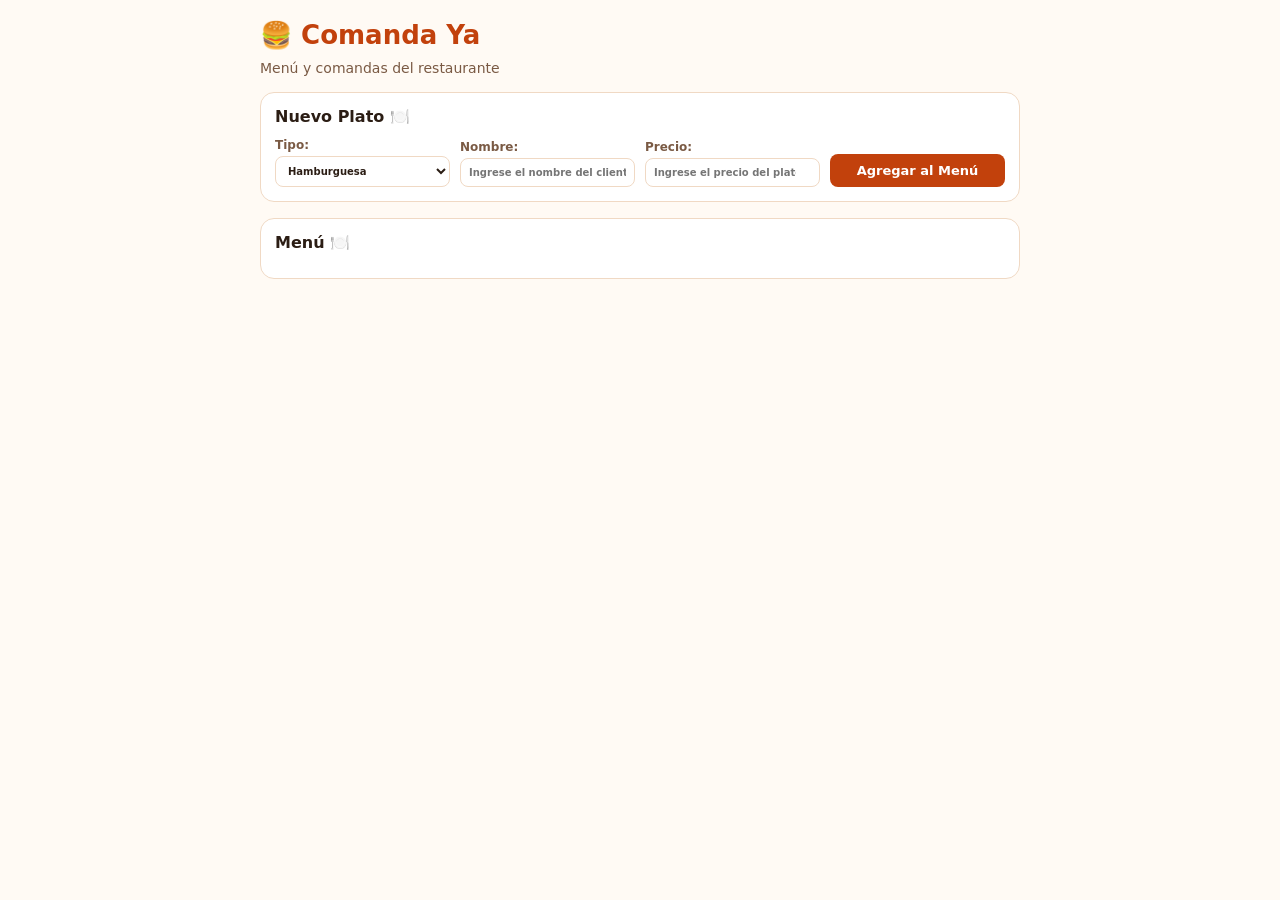
<file: index.html>
<!doctype html>
<html lang="es">
  <head>
    <meta charset="UTF-8" />
    <meta name="viewport" content="width=device-width, initial-scale=1.0" />
    <title>Comanda Ya</title>
    <link rel="stylesheet" href="css/estilos.css" />
  </head>
  <body>
    <main>
      <header class="top">
        <h1>🍔 Comanda Ya</h1>
        <p>Menú y comandas del restaurante</p>
      </header>
      <div id="toast" role="status"></div>
      <section class="panel">
        <h2>Nuevo Plato 🍽️</h2>
        <form id="formulario">
          <label>
            Tipo:
            <select id="tipo">
              <option>Hamburguesa</option>
              <option>Pizza</option>
              <option>Bebida</option>
            </select>
          </label>
          <label>
            Nombre:
            <input
              type="text"
              id="nombre"
              required
              placeholder="Ingrese el nombre del cliente"
            />
          </label>
          <label>
            Precio:
            <input
              type="number"
              id="precio"
              required
              placeholder="Ingrese el precio del plato"
              step="100"
            />
          </label>
          <button type="submit" id="guardar">Agregar al Menú</button>
        </form>
      </section>

      <section class="panel">
        <h2>Menú 🍽️</h2>
        <div id="carta" class="grid"></div>
      </section>
    </main>

    <script src="js/0-base.js"></script>
  </body>
</html>
</file>
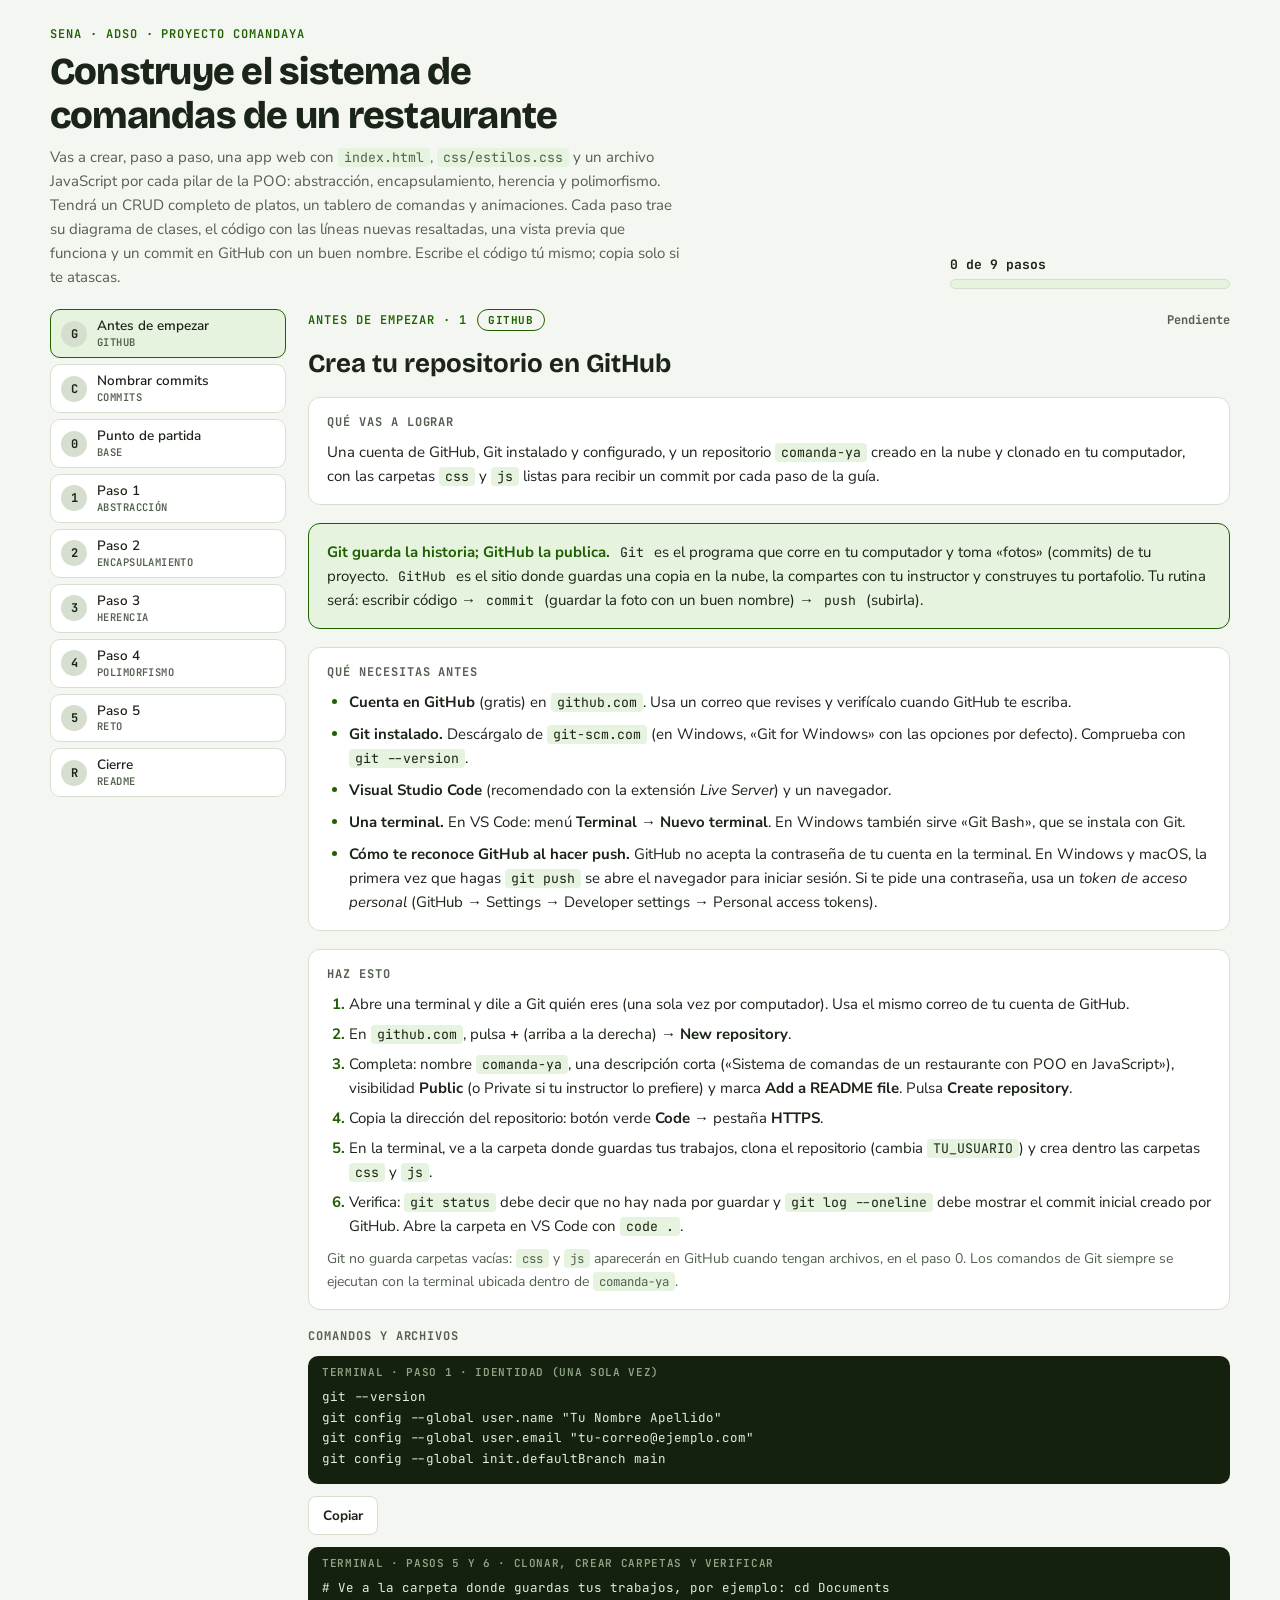
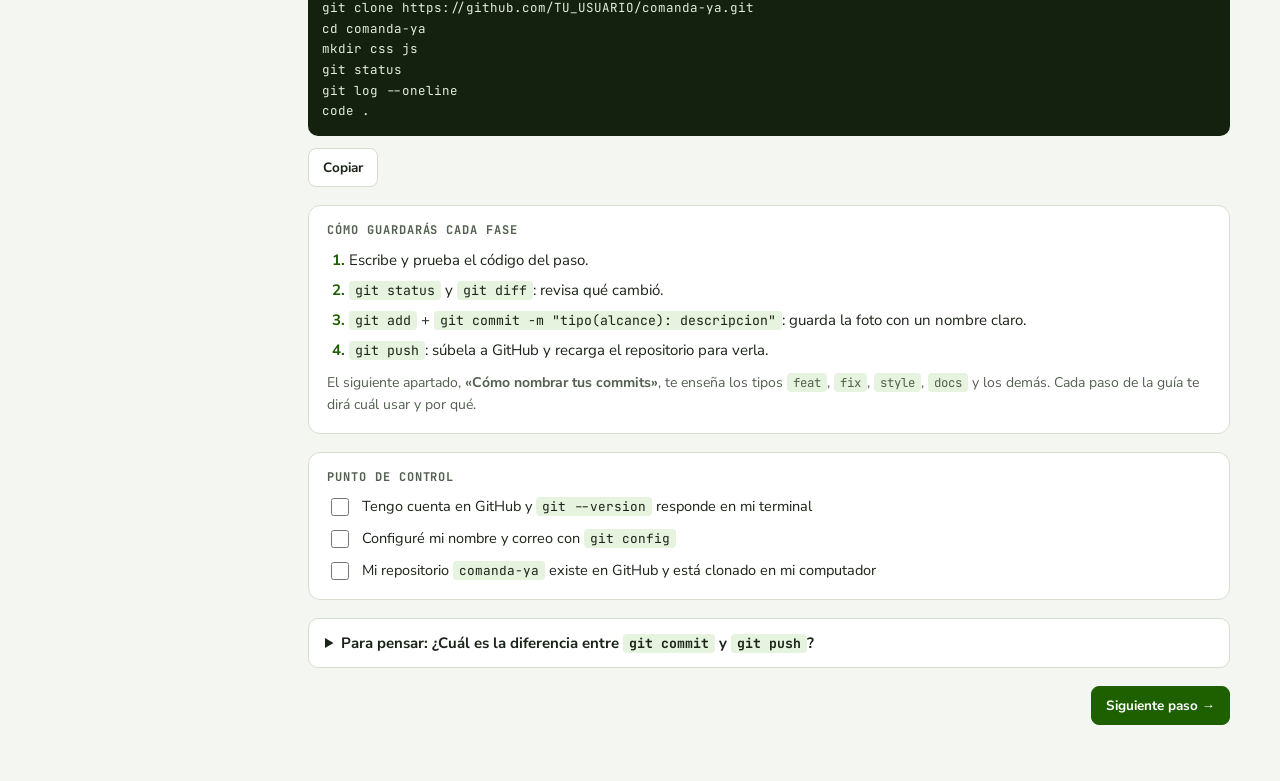
<file: Guia/Guía ComandaYa POO con GitHub.html>
<!doctype html><html lang="es"><head><meta charset="utf-8"><meta name="viewport" content="width=device-width,initial-scale=1,viewport-fit=cover">
<title>Guía ComandaYa POO</title>
<link rel="stylesheet" href="https://fonts.googleapis.com/css2?family=Bricolage+Grotesque:wght@600;700;800&family=Nunito+Sans:wght@400;600;700&family=JetBrains+Mono:wght@400;600&display=swap">
<style>
/* Layout: menú lateral con los pasos; a la derecha concepto, diagrama de clases, código por archivo con las líneas nuevas resaltadas, vista previa funcionando y punto de control. */
:root {
  --bg: #f4f7f1;
  --surface: #ffffff;
  --fg: #1b2418;
  --muted: #536050;
  --line: #d6dfcf;
  --accent: #1e5f00;
  --on-accent: #ffffff;
  --accent-soft: #e6f3de;
  --brand: #39a900;
  --bad: #b3261e;
  --bad-soft: #fbe9e7;
  --warn: #9a4400;
  --code-bg: #14210f;
  --code-fg: #e3eedb;
  --code-dim: #8fa586;
  --font-display: 'Bricolage Grotesque', 'Segoe UI', sans-serif;
  --font-body: 'Nunito Sans', 'Segoe UI', sans-serif;
  --font-mono: 'JetBrains Mono', Consolas, 'Courier New', monospace;
  color-scheme: light;
}
@media (prefers-color-scheme: dark) {
  :root:not([data-theme="light"]) {
    --bg: #0e150c; --surface: #162112; --fg: #e5eee0; --muted: #9db093;
    --line: #2a3a25; --accent: #6fd62a; --on-accent: #0e150c; --accent-soft: #1d2d17;
    --brand: #6fd62a; --bad: #ff9a90; --bad-soft: #3a1c19; --warn: #ffa968;
    --code-bg: #0a1008; --code-fg: #dfead8; --code-dim: #7f9576;
    color-scheme: dark;
  }
}
:root[data-theme="dark"] {
  --bg: #0e150c; --surface: #162112; --fg: #e5eee0; --muted: #9db093;
  --line: #2a3a25; --accent: #6fd62a; --on-accent: #0e150c; --accent-soft: #1d2d17;
  --brand: #6fd62a; --bad: #ff9a90; --bad-soft: #3a1c19; --warn: #ffa968;
  --code-bg: #0a1008; --code-fg: #dfead8; --code-dim: #7f9576;
  color-scheme: dark;
}

* { box-sizing: border-box; }
body {
  margin: 0;
  background: var(--bg); color: var(--fg); font-family: var(--font-body); font-size: 15px; line-height: 1.6;
  padding-left: max(16px, env(safe-area-inset-left, 0px));
  padding-right: max(16px, env(safe-area-inset-right, 0px));
  padding-block: 26px 56px;
}
img { max-width: 100%; }
[hidden] { display: none !important; }
.wrap { max-width: 1180px; margin: 0 auto; display: grid; gap: 20px; }
h1, h2, h3 { font-family: var(--font-display); text-wrap: balance; margin: 0; line-height: 1.15; }
h1 { font-size: clamp(26px, 5vw, 38px); font-weight: 800; letter-spacing: -0.02em; }
h2 { font-size: 26px; font-weight: 700; }
h3 { font: 700 12px var(--font-mono); letter-spacing: .08em; text-transform: uppercase; color: var(--muted); }
p { margin: 0; }
code { font-family: var(--font-mono); font-size: .88em; background: var(--accent-soft); padding: 1px 6px; border-radius: 4px; }
pre code { background: none; padding: 0; border-radius: 0; font-size: inherit; color: inherit; }
:focus-visible { outline: 3px solid var(--brand); outline-offset: 2px; }
.kicker { font: 600 12px var(--font-mono); letter-spacing: .08em; text-transform: uppercase; color: var(--accent); margin-bottom: 8px; }

.top { display: grid; grid-template-columns: minmax(0, 1fr) minmax(200px, 280px); gap: 20px; align-items: end; }
@media (max-width: 720px) { .top { grid-template-columns: minmax(0, 1fr); } }
.top p { color: var(--muted); max-width: 70ch; margin-top: 8px; }
.progress { display: grid; gap: 6px; }
.progress b { font: 700 13px var(--font-mono); }
.bar { height: 10px; border-radius: 999px; background: var(--accent-soft); border: 1.5px solid var(--line); overflow: hidden; }
.bar i { display: block; height: 100%; background: var(--brand); width: 0; transition: width .4s; }

.layout { display: grid; grid-template-columns: 236px minmax(0, 1fr); gap: 22px; align-items: start; }
@media (max-width: 900px) { .layout { grid-template-columns: minmax(0, 1fr); } }
nav#nav { display: grid; gap: 6px; position: sticky; top: 10px; }
@media (max-width: 900px) { nav#nav { position: static; display: flex; overflow-x: auto; padding-bottom: 6px; } }
.navitem {
  display: grid; grid-template-columns: 28px minmax(0, 1fr); gap: 8px; align-items: center; text-align: left;
  font: 600 13.5px var(--font-body); color: var(--fg); background: var(--surface);
  border: 1.5px solid var(--line); border-radius: 10px; padding: 8px 10px; cursor: pointer;
}
@media (max-width: 900px) { .navitem { flex: 0 0 auto; } .navitem .nt small { display: none; } }
.navitem:hover { border-color: var(--accent); }
.navitem[aria-current="true"] { border-color: var(--accent); background: var(--accent-soft); }
.navitem .n { width: 26px; height: 26px; border-radius: 50%; display: grid; place-items: center; font: 700 12px var(--font-mono); background: var(--line); color: var(--fg); }
.navitem.done .n { background: var(--accent); color: var(--on-accent); }
.navitem .nt { min-width: 0; line-height: 1.25; display: grid; }
.navitem .nt small { font: 600 10.5px var(--font-mono); letter-spacing: .04em; color: var(--muted); text-transform: uppercase; }

.step { display: grid; gap: 18px; min-width: 0; animation: aparecer .35s ease-out; }
@keyframes aparecer { from { opacity: 0; transform: translateY(8px); } }
.exhead { display: flex; flex-wrap: wrap; gap: 10px; align-items: center; }
.exhead .num { font: 600 12px var(--font-mono); letter-spacing: .08em; text-transform: uppercase; color: var(--accent); }
.tag { font: 700 11px var(--font-mono); letter-spacing: .05em; text-transform: uppercase; padding: 3px 10px; border-radius: 999px; border: 1.5px solid var(--accent); color: var(--accent); }
.state { margin-left: auto; font: 700 12px var(--font-mono); color: var(--muted); }
.state.ok { color: var(--accent); }
.card { background: var(--surface); border: 1.5px solid var(--line); border-radius: 12px; padding: 16px 18px; display: grid; gap: 10px; min-width: 0; align-content: start; }
.concept { border-color: var(--accent); background: var(--accent-soft); }
.concept b { color: var(--accent); }
ol.todo { margin: 0; padding-left: 22px; display: grid; gap: 6px; }
ol.todo li::marker { font-weight: 700; color: var(--accent); }
.note { color: var(--muted); font-size: 14px; }
ul.req { margin: 0; padding-left: 22px; display: grid; gap: 8px; }
ul.req li::marker { color: var(--accent); }
.gitcard { border-color: var(--brand); border-left-width: 6px; }

.codehead { display: flex; flex-wrap: wrap; justify-content: space-between; align-items: center; gap: 10px; }
.legend { font-size: 13px; color: var(--muted); display: inline-flex; align-items: center; gap: 8px; }
.legend i { width: 14px; height: 14px; border-radius: 3px; background: rgba(143, 224, 74, .35); border-left: 3px solid #8fe04a; display: inline-block; }
.codewrap { background: var(--code-bg); border-radius: 10px; overflow: hidden; min-width: 0; }
.codewrap .cap { font: 600 11px var(--font-mono); letter-spacing: .06em; text-transform: uppercase; color: var(--code-dim); padding: 9px 14px 0; }
pre { margin: 0; padding: 8px 14px 14px; overflow-x: auto; color: var(--code-fg); font: 400 12.5px/1.65 var(--font-mono); max-height: 620px; overflow-y: auto; }
pre .l { display: block; padding: 0 14px; margin: 0 -14px; white-space: pre; }
pre .l.n { background: rgba(143, 224, 74, .16); box-shadow: inset 3px 0 0 #8fe04a; }
pre .l.hit { background: rgba(255, 200, 60, .30); box-shadow: inset 3px 0 0 #ffc83c; transition: background .3s; }
details.fold { border: 1.5px dashed var(--line); border-radius: 10px; background: var(--surface); }
details.fold > summary { cursor: pointer; padding: 9px 14px; font: 600 13px var(--font-mono); color: var(--muted); }
details.fold > .codewrap, details.fold > .inner { margin: 0 10px 10px; }
.inner { display: grid; gap: 12px; min-width: 0; }

/* Pestañas de archivos */
.tabs { display: flex; gap: 4px; flex-wrap: wrap; margin-bottom: -12px; }
.tab { font: 600 12px var(--font-mono); padding: 7px 12px; border-radius: 8px 8px 0 0; border: 1.5px solid var(--line); border-bottom: 0; background: var(--surface); color: var(--muted); cursor: pointer; }
.tab:hover { color: var(--fg); }
.tab[aria-selected="true"] { background: var(--code-bg); color: var(--code-fg); border-color: var(--code-bg); }
.tab .dot { display: inline-block; width: 7px; height: 7px; border-radius: 50%; background: #8fe04a; margin-left: 7px; vertical-align: middle; }
.tabpanel > .codewrap, .tabpanel > details { border-top-left-radius: 0; }

button.act {
  font: 700 13.5px var(--font-body); border-radius: 8px; border: 1.5px solid var(--line);
  background: var(--surface); color: var(--fg); padding: 9px 14px; cursor: pointer; min-width: 0;
  transition: transform .12s;
}
button.act:hover { border-color: var(--accent); background: var(--accent-soft); }
button.act:active { transform: scale(.97); }
button.act.primary { background: var(--accent); color: var(--on-accent); border-color: var(--accent); }
button.act.primary:hover { filter: brightness(1.12); background: var(--accent); }
button.act.mono { font-family: var(--font-mono); font-size: 12.5px; text-align: left; }
.row { display: flex; flex-wrap: wrap; gap: 8px; align-items: center; }

.preview { display: grid; grid-template-columns: minmax(0, 1.35fr) minmax(0, 1fr); gap: 16px; align-items: start; }
@media (max-width: 1100px) { .preview { grid-template-columns: minmax(0, 1fr); } }
.pv { border: 1.5px solid var(--line); border-radius: 10px; overflow: hidden; background: #fffaf4; min-width: 0; }
.pv .bar2 { display: flex; gap: 6px; align-items: center; padding: 7px 12px; background: var(--surface); border-bottom: 1.5px solid var(--line); font: 600 11.5px var(--font-mono); color: var(--muted); }
.pv .bar2 i { width: 9px; height: 9px; border-radius: 50%; background: var(--line); display: inline-block; }
.pv .host { min-height: 300px; max-height: 720px; overflow: auto; }
.log { background: var(--bg); border: 1.5px dashed var(--line); border-radius: 10px; padding: 10px 12px; min-height: 90px; max-height: 300px; overflow: auto; font: 400 12.5px/1.55 var(--font-mono); display: grid; gap: 4px; align-content: start; }
.log .empty { color: var(--muted); font-family: var(--font-body); font-size: 13.5px; }
.log .ln { display: grid; grid-template-columns: 18px minmax(0, 1fr); gap: 6px; overflow-wrap: anywhere; animation: aparecer .25s; }
.log .ln.ok .mk { color: var(--accent); }
.log .ln.err, .log .ln.err .mk { color: var(--bad); }
.log .src { color: var(--muted); }

/* Diagrama de clases */
.umlwrap { overflow-x: auto; border: 1.5px solid var(--line); border-radius: 10px; background: var(--bg); padding: 6px; }
.uml { width: 100%; min-width: 620px; height: auto; display: block; }
.uml .box { fill: var(--surface); stroke: var(--fg); stroke-width: 1.4; }
.uml .box.nuevo { stroke: var(--brand); stroke-width: 2.6; }
.uml .head { fill: var(--accent-soft); }
.uml .sep { stroke: var(--fg); stroke-width: 1; opacity: .6; }
.uml text { fill: var(--fg); font-family: var(--font-mono); font-size: 10.5px; }
.uml .cname { font-family: var(--font-display); font-weight: 700; font-size: 13px; }
.uml .abs { font-style: italic; }
.uml .stereo { font-size: 9.5px; fill: var(--muted); }
.uml .mnew { fill: rgba(143, 224, 74, .30); }
.uml .rel { fill: none; stroke: var(--fg); stroke-width: 1.3; }
.uml .mk-hollow { fill: var(--surface); stroke: var(--fg); stroke-width: 1.3; }
.uml .mk-solid { fill: var(--fg); stroke: var(--fg); stroke-width: 1; }
.uml .mult { font-size: 10px; fill: var(--muted); }
.uml g.cls { cursor: pointer; outline: none; }
.uml g.cls:hover .box, .uml g.cls:focus-visible .box { stroke: var(--accent); stroke-width: 2.6; }
.uml g.cls.sel .box { stroke: var(--warn); stroke-width: 3; }
.uml g.cls.nuevo { animation: umlpop .55s both; transform-box: fill-box; transform-origin: center; }
@keyframes umlpop { from { opacity: 0; transform: scale(.85); } }
.umllegend { display: flex; flex-wrap: wrap; gap: 4px 16px; font-size: 13px; color: var(--muted); }
.umllegend .lgnew { border-left: 3px solid #8fe04a; background: rgba(143, 224, 74, .2); padding: 0 6px; border-radius: 3px; }
.umlinfo { border: 1.5px solid var(--line); border-radius: 10px; padding: 12px 14px; display: grid; gap: 8px; background: var(--surface); }
.umlinfo b { font-family: var(--font-display); font-size: 16px; }

/* Commits */
.chip { font: 700 12px var(--font-mono); padding: 2px 9px; border-radius: 999px; background: var(--accent-soft); color: var(--accent); white-space: nowrap; border: 1.5px solid var(--accent); }
.chip.fix { color: var(--bad); border-color: var(--bad); background: var(--bad-soft); }
.chip.style, .chip.refactor, .chip.chore { color: var(--warn); border-color: var(--warn); background: transparent; }
.chip.docs { color: var(--muted); border-color: var(--muted); background: transparent; }
.commitrow { display: flex; gap: 8px; align-items: center; flex-wrap: wrap; }
.anat { font: 600 clamp(13px, 2.6vw, 16px) var(--font-mono); display: flex; flex-wrap: wrap; gap: 6px; align-items: stretch; }
.anat > span { display: grid; gap: 2px; padding: 6px 10px; border-radius: 8px; border: 1.5px solid var(--line); background: var(--bg); }
.anat > span small { font: 600 10.5px var(--font-body); color: var(--muted); text-transform: uppercase; letter-spacing: .05em; }
.anat .t { border-color: var(--accent); }
.anat .t b { color: var(--accent); }
.tablewrap { overflow-x: auto; }
table.tipos { width: 100%; border-collapse: collapse; font-size: 14px; min-width: 560px; }
table.tipos th, table.tipos td { text-align: left; padding: 8px; border-bottom: 1.5px solid var(--line); vertical-align: top; }
table.tipos th { font: 700 11px var(--font-mono); text-transform: uppercase; letter-spacing: .06em; color: var(--muted); }
.compare { display: grid; grid-template-columns: repeat(auto-fit, minmax(240px, 1fr)); gap: 12px; }
.compare > div { border: 1.5px solid var(--line); border-radius: 10px; padding: 12px 14px; display: grid; gap: 6px; align-content: start; }
.compare .mal { border-color: var(--bad); background: var(--bad-soft); }
.compare .bien { border-color: var(--accent); background: var(--accent-soft); }
.compare ul { margin: 0; padding-left: 18px; display: grid; gap: 4px; font-size: 14px; }
.callout { border-left: 5px solid var(--warn); background: var(--surface); border-radius: 8px; padding: 10px 14px; }
.quiz { display: grid; gap: 10px; }
.qitem { border: 1.5px solid var(--line); border-radius: 10px; padding: 10px 12px; display: grid; gap: 8px; }
.qitem .opts { display: flex; flex-wrap: wrap; gap: 6px; }
.qitem .opts button { font: 700 12.5px var(--font-mono); padding: 6px 10px; border-radius: 8px; border: 1.5px solid var(--line); background: var(--surface); color: var(--fg); cursor: pointer; }
.qitem .opts button:hover { border-color: var(--accent); }
.qitem .opts button.ok { background: var(--accent); color: var(--on-accent); border-color: var(--accent); }
.qitem .opts button.no { background: var(--bad-soft); border-color: var(--bad); color: var(--bad); animation: sacudir .35s; }
@keyframes sacudir { 25% { transform: translateX(-5px); } 75% { transform: translateX(5px); } }
.qfb { font-size: 13.5px; min-height: 1em; }
.qscore { font: 700 14px var(--font-mono); color: var(--accent); }

.checks { list-style: none; margin: 0; padding: 0; display: grid; gap: 8px; }
.checks label { display: flex; gap: 10px; align-items: flex-start; cursor: pointer; font-size: 14.5px; }
.checks input { width: 18px; height: 18px; margin-top: 3px; accent-color: var(--accent); flex: 0 0 auto; }
details.think { border: 1.5px solid var(--line); border-radius: 10px; background: var(--surface); padding: 12px 16px; }
details.think summary { cursor: pointer; font-weight: 700; }
details.think p { margin-top: 8px; color: var(--muted); }
.navbtns { display: flex; justify-content: space-between; gap: 10px; flex-wrap: wrap; }
@media (prefers-reduced-motion: reduce) { * { animation: none !important; transition: none !important; } }
</style>
</head>
<body>

<div class="wrap">
  <div class="top">
    <div>
      <div class="kicker">SENA · ADSO · Proyecto ComandaYa</div>
      <h1>Construye el sistema de comandas de un restaurante</h1>
      <p>Vas a crear, paso a paso, una app web con <code>index.html</code>, <code>css/estilos.css</code> y un archivo JavaScript por cada pilar de la POO: abstracción, encapsulamiento, herencia y polimorfismo. Tendrá un CRUD completo de platos, un tablero de comandas y animaciones. Cada paso trae su diagrama de clases, el código con las líneas nuevas resaltadas, una vista previa que funciona y un commit en GitHub con un buen nombre. Escribe el código tú mismo; copia solo si te atascas.</p>
    </div>
    <div class="progress" aria-live="polite">
      <b id="prog-txt">0 de 9 pasos</b>
      <div class="bar"><i id="prog-bar"></i></div>
    </div>
  </div>
  <div class="layout">
    <nav id="nav" aria-label="Pasos"></nav>
    <main id="main"></main>
  </div>
</div>

<!-- ======================= ARCHIVOS DEL APRENDIZ ======================= -->
<script type="text/plain" data-k="css">
/* ComandaYa · css/estilos.css (no cambia durante la guía) */
:root {
  --tomate: #c2410c;
  --tomate-claro: #fff1e6;
  --mostaza: #f2b705;
  --carbon: #2b1d14;
  --cafe: #7a5a44;
  --papel: #fffaf4;
  --linea: #f0d9c4;
  --verde: #2f7d32;
  --rojo: #b3261e;
}

* { box-sizing: border-box; }

body {
  margin: 0;
  padding: 20px;
  font-family: system-ui, sans-serif;
  background: var(--papel);
  color: var(--carbon);
}

main { max-width: 760px; margin: 0 auto; display: grid; gap: 16px; }
.top h1 { margin: 0; color: var(--tomate); font-size: 26px; }
.top p { margin: 2px 0 0; color: var(--cafe); font-size: 14px; }

.panel {
  background: #fff;
  border: 1px solid var(--linea);
  border-radius: 14px;
  padding: 14px;
  display: grid;
  gap: 12px;
}
.panel h2 { margin: 0; font-size: 16px; }

/* Formularios */
form {
  display: grid;
  gap: 10px;
  grid-template-columns: repeat(auto-fit, minmax(140px, 1fr));
  align-items: end;
}
label { display: grid; gap: 4px; font-size: 12px; font-weight: 700; color: var(--cafe); }
input, select {
  padding: 8px;
  border: 1px solid var(--linea);
  border-radius: 8px;
  font: inherit;
  font-size: 14px;
  background: #fff;
  color: var(--carbon);
  min-width: 0;
}
button {
  font: inherit;
  font-weight: 700;
  font-size: 13px;
  border: 0;
  border-radius: 8px;
  padding: 9px 12px;
  cursor: pointer;
  background: var(--tomate);
  color: #fff;
  transition: transform .15s, filter .15s;
}
button:hover { filter: brightness(1.1); }
button:active { transform: scale(.95); }
button.suave { background: var(--tomate-claro); color: var(--tomate); }
form.editando button[type="submit"] { background: var(--verde); }

/* Mensajes: flotan arriba y se animan */
#toast {
  position: sticky;
  top: 8px;
  z-index: 5;
  justify-self: center;
  background: #fff;
  border: 1px solid var(--linea);
  border-radius: 999px;
  padding: 6px 14px;
  font-size: 13px;
  font-weight: 700;
  box-shadow: 0 4px 14px rgba(43, 29, 20, .12);
}
#toast:empty { display: none; }
#toast.ok { color: var(--verde); animation: entrar .3s; }
#toast.error { color: var(--rojo); border-color: var(--rojo); animation: sacudir .4s; }

/* Tarjetas del menú */
.grid { display: grid; gap: 10px; grid-template-columns: repeat(auto-fill, minmax(210px, 1fr)); }
.vacio { color: var(--cafe); font-size: 14px; margin: 0; }
.tarjeta {
  display: grid;
  grid-template-columns: 40px 1fr auto;
  gap: 8px;
  align-items: center;
  background: var(--papel);
  border: 1px solid var(--linea);
  border-radius: 12px;
  padding: 10px;
  transition: transform .2s, box-shadow .2s;
}
.tarjeta:hover { transform: translateY(-2px); box-shadow: 0 6px 16px rgba(194, 65, 12, .15); }
.tarjeta .ico { font-size: 28px; text-align: center; display: inline-block; }
.tarjeta:hover .ico { animation: girar .6s; }
.tarjeta b { display: block; font-size: 14px; }
.tarjeta small { display: block; color: var(--cafe); font-size: 12px; }
.tarjeta .precio { font-weight: 800; color: var(--tomate); }
.tarjeta .acciones { grid-column: 1 / -1; display: flex; gap: 6px; flex-wrap: wrap; }
.tarjeta .acciones button { padding: 6px 10px; font-size: 12px; }

/* Tablero de comandas */
.tablero { display: grid; gap: 8px; grid-template-columns: repeat(auto-fit, minmax(150px, 1fr)); }
.columna {
  background: var(--tomate-claro);
  border-radius: 10px;
  padding: 8px;
  display: grid;
  gap: 8px;
  align-content: start;
  min-height: 90px;
}
.columna h3 { margin: 0; font-size: 12px; text-transform: uppercase; letter-spacing: .05em; color: var(--tomate); }
.columna:nth-child(2) h3::after { content: " 🍳"; display: inline-block; animation: cocinar .8s infinite; }
.orden {
  background: #fff;
  border: 2px solid transparent;
  border-radius: 10px;
  padding: 8px;
  font-size: 13px;
  display: grid;
  gap: 4px;
  cursor: pointer;
}
.orden.activa { border-color: var(--mostaza); }
.orden ul { list-style: none; margin: 0; padding: 0; display: grid; gap: 2px; }
.orden li { display: flex; justify-content: space-between; align-items: center; gap: 4px; }
.orden .quitar { background: none; color: var(--rojo); padding: 0 4px; }
.orden .pie { display: flex; justify-content: space-between; font-weight: 800; }
.orden .botones { display: flex; gap: 4px; }
.orden .botones button { padding: 5px 8px; font-size: 12px; flex: 1; }
.ventas { margin: 0; font-weight: 700; text-align: right; }
.ventas b { color: var(--verde); font-size: 18px; }

/* Animaciones (las clases las pone JavaScript) */
.entra { animation: entrar .45s cubic-bezier(.2, 1.4, .4, 1); }
.brilla { animation: brillar .9s; }
.sale { animation: salir .3s forwards; }
.llega { animation: llegar .4s ease-out; }
@keyframes entrar { from { opacity: 0; transform: translateY(14px) scale(.9); } }
@keyframes brillar { 30% { background: #fff3c4; box-shadow: 0 0 0 3px var(--mostaza); } }
@keyframes salir { to { opacity: 0; transform: scale(.6); } }
@keyframes llegar { from { opacity: 0; transform: translateX(-40px); } }
@keyframes sacudir { 25% { transform: translateX(-8px); } 50% { transform: translateX(8px); } 75% { transform: translateX(-4px); } }
@keyframes girar { 50% { transform: rotate(-15deg) scale(1.2); } }
@keyframes cocinar { 50% { transform: translateY(-3px) rotate(10deg); } }

@media (prefers-reduced-motion: reduce) {
  * { animation: none !important; transition: none !important; }
}
</script>

<script type="text/plain" data-k="h0">
  <main>
    <header class="top">
      <h1>🍔 ComandaYa</h1>
      <p>Menú y comandas del restaurante</p>
    </header>
    <div id="toast" role="status"></div>

    <section class="panel">
      <h2>Nuevo plato</h2>
      <form id="formulario">
        <label>Tipo
          <select id="tipo">
            <option>Hamburguesa</option>
            <option>Pizza</option>
            <option>Bebida</option>
          </select>
        </label>
        <label>Nombre
          <input id="nombre" required>
        </label>
        <label>Precio base ($)
          <input id="precio" type="number" step="100" required>
        </label>
        <button type="submit" id="guardar">Agregar al menú</button>
      </form>
    </section>

    <section class="panel">
      <h2>Menú</h2>
      <div id="carta" class="grid"></div>
    </section>
  </main>

  <script src="js/0-base.js"><\/script>
</script>
<script type="text/plain" data-k="j0">
// js/0-base.js
// Por ahora solo comprobamos que el formulario responde.
const formulario = document.getElementById("formulario");
const toast = document.getElementById("toast");

function avisar(tipo, texto) {
  toast.className = "";
  void toast.offsetWidth;   // truco: reinicia la animación del mensaje
  toast.className = tipo;
  toast.textContent = texto;
}

formulario.addEventListener("submit", (e) => {
  e.preventDefault();   // evita que la página se recargue al enviar
  avisar("ok", "El formulario funciona. Falta la lógica.");
});
</script>

<script type="text/plain" data-k="h1">
  <main>
    <header class="top">
      <h1>🍔 ComandaYa</h1>
      <p>Menú y comandas del restaurante</p>
    </header>
    <div id="toast" role="status"></div>

    <section class="panel">
      <h2>Nuevo plato</h2>
      <form id="formulario">
        <label>Tipo
          <select id="tipo">
            <option>Hamburguesa</option>
            <option>Pizza</option>
            <option>Bebida</option>
          </select>
        </label>
        <label>Nombre
          <input id="nombre" required>
        </label>
        <label>Precio base ($)
          <input id="precio" type="number" step="100" required>
        </label>
        <button type="submit" id="guardar">Agregar al menú</button>
      </form>
    </section>

    <section class="panel">
      <h2>Menú</h2>
      <div id="carta" class="grid"></div>
    </section>
  </main>

  <script src="js/1-abstraccion.js"><\/script>
</script>
<script type="text/plain" data-k="j1">
// js/1-abstraccion.js
// ===== Abstracción: Plato es la idea general; nadie pide "un plato" a secas =====
class Plato {
  constructor(nombre, precio) {
    if (new.target === Plato) {
      throw new TypeError("Plato es abstracto: crea un tipo concreto, como Hamburguesa");
    }
    this.nombre = nombre;
    this.precio = precio;
  }

  // Contrato: todo plato tiene un ícono, pero cada tipo decide cuál
  icono() {
    throw new Error(`${this.constructor.name} debe implementar icono()`);
  }
}

class Hamburguesa extends Plato {
  icono() {
    return "🍔";
  }
}

class Pizza extends Plato {
  icono() {
    return "🍕";
  }
}

class Bebida extends Plato {
  icono() {
    return "🥤";
  }
}

// ===== Conexión con la página =====
const platos = [];
const formulario = document.getElementById("formulario");
const carta = document.getElementById("carta");
const toast = document.getElementById("toast");
let animar = { plato: null, clase: "" };   // qué tarjeta animar en el próximo dibujo

function campo(id) {
  return document.getElementById(id);
}

function avisar(tipo, texto) {
  toast.className = "";
  void toast.offsetWidth;   // truco: reinicia la animación del mensaje
  toast.className = tipo;
  toast.textContent = texto;
}

function pesos(valor) {
  return "$" + valor.toLocaleString("es-CO");
}

// Crea una etiqueta HTML con su clase y su texto (textContent evita inyectar HTML)
function el(etiqueta, clase, texto) {
  const nodo = document.createElement(etiqueta);
  nodo.className = clase;
  if (texto !== undefined) nodo.textContent = texto;
  return nodo;
}

function dibujar() {
  carta.innerHTML = "";
  if (platos.length === 0) {
    carta.append(el("p", "vacio", "El menú está vacío. Agrega el primer plato."));
  }
  for (const p of platos) {
    const tarjeta = el("article", "tarjeta");
    if (p === animar.plato) tarjeta.classList.add(animar.clase);
    const info = el("div", "info");
    info.append(el("b", "", p.nombre), el("small", "", p.constructor.name));
    tarjeta.append(el("span", "ico", p.icono()), info, el("span", "precio", pesos(p.precio)));
    carta.append(tarjeta);
  }
  animar = { plato: null, clase: "" };   // cada animación se usa una sola vez
}

formulario.addEventListener("submit", (e) => {
  e.preventDefault();
  const tipo = campo("tipo").value;
  const nombre = campo("nombre").value;
  const precio = Number(campo("precio").value);

  let plato;
  if (tipo === "Hamburguesa") plato = new Hamburguesa(nombre, precio);
  else if (tipo === "Pizza") plato = new Pizza(nombre, precio);
  else plato = new Bebida(nombre, precio);

  platos.push(plato);
  animar = { plato, clase: "entra" };
  dibujar();
  avisar("ok", `${plato.icono()} ${nombre} agregado al menú`);
  formulario.reset();
});

dibujar();
</script>

<script type="text/plain" data-k="h2">
  <main>
    <header class="top">
      <h1>🍔 ComandaYa</h1>
      <p>Menú y comandas del restaurante</p>
    </header>
    <div id="toast" role="status"></div>

    <section class="panel">
      <h2>Nuevo plato</h2>
      <form id="formulario">
        <label>Tipo
          <select id="tipo">
            <option>Hamburguesa</option>
            <option>Pizza</option>
            <option>Bebida</option>
          </select>
        </label>
        <label>Nombre
          <input id="nombre" required>
        </label>
        <label>Precio base ($)
          <input id="precio" type="number" step="100" required>
        </label>
        <button type="submit" id="guardar">Agregar al menú</button>
        <button type="button" id="cancelar" class="suave" hidden>Cancelar</button>
      </form>
    </section>

    <section class="panel">
      <h2>Menú</h2>
      <div id="carta" class="grid"></div>
    </section>
  </main>

  <script src="js/2-encapsulamiento.js"><\/script>
</script>
<script type="text/plain" data-k="j2">
// js/2-encapsulamiento.js
// ===== Abstracción + Encapsulamiento =====
class Plato {
  static #contador = 0;   // privado y compartido por todos los platos
  #id;                    // privado: nadie lo cambia desde afuera
  #precio;                // privado: solo cambia pasando por el setter

  constructor(nombre, precio) {
    if (new.target === Plato) {
      throw new TypeError("Plato es abstracto: crea un tipo concreto, como Hamburguesa");
    }
    this.#id = ++Plato.#contador;
    this.nombre = nombre;
    this.precio = precio;   // pasa por el setter: también se valida al crear
  }

  get id() {
    return this.#id;   // solo lectura: no existe "set id"
  }

  get precio() {
    return this.#precio;
  }

  set precio(valor) {
    if (!Number.isFinite(valor) || valor <= 0) {
      throw new RangeError("El precio debe ser un número mayor que 0");
    }
    this.#precio = valor;
  }

  // Contrato: todo plato tiene un ícono, pero cada tipo decide cuál
  icono() {
    throw new Error(`${this.constructor.name} debe implementar icono()`);
  }
}

class Hamburguesa extends Plato {
  icono() {
    return "🍔";
  }
}

class Pizza extends Plato {
  icono() {
    return "🍕";
  }
}

class Bebida extends Plato {
  icono() {
    return "🥤";
  }
}

// El menú protege su colección: solo se cambia con sus métodos (el CRUD)
class Menu {
  #platos = new Map();   // id → plato

  agregar(plato) {
    if (!(plato instanceof Plato)) {
      throw new TypeError("Solo se pueden agregar platos al menú");
    }
    this.#platos.set(plato.id, plato);
    return plato;
  }

  buscar(id) {
    const plato = this.#platos.get(id);
    if (!plato) throw new Error(`No existe el plato #${id}`);
    return plato;
  }

  actualizar(id, datos) {
    const plato = this.buscar(id);
    plato.precio = datos.precio;   // primero el precio: si es inválido, no se toca nada más
    plato.nombre = datos.nombre;
    return plato;
  }

  eliminar(id) {
    this.buscar(id);   // si no existe, lanza el error
    this.#platos.delete(id);
  }

  get platos() {
    return [...this.#platos.values()];   // una copia, nunca el Map original
  }
}

// ===== Conexión con la página =====
const menu = new Menu();
const formulario = document.getElementById("formulario");
const carta = document.getElementById("carta");
const toast = document.getElementById("toast");
const guardar = document.getElementById("guardar");
const cancelar = document.getElementById("cancelar");
let animar = { plato: null, clase: "" };   // qué tarjeta animar en el próximo dibujo
let editando = null;   // id del plato que se edita, o null si estamos creando

function campo(id) {
  return document.getElementById(id);
}

function avisar(tipo, texto) {
  toast.className = "";
  void toast.offsetWidth;   // truco: reinicia la animación del mensaje
  toast.className = tipo;
  toast.textContent = texto;
}

function pesos(valor) {
  return "$" + valor.toLocaleString("es-CO");
}

// Crea una etiqueta HTML con su clase y su texto (textContent evita inyectar HTML)
function el(etiqueta, clase, texto) {
  const nodo = document.createElement(etiqueta);
  nodo.className = clase;
  if (texto !== undefined) nodo.textContent = texto;
  return nodo;
}

function botonCon(texto, clase, alPulsar) {
  const boton = el("button", clase, texto);
  boton.type = "button";
  boton.addEventListener("click", (e) => {
    e.stopPropagation();   // el clic se queda en el botón
    alPulsar(boton);
  });
  return boton;
}

function dibujar() {
  carta.innerHTML = "";
  if (menu.platos.length === 0) {
    carta.append(el("p", "vacio", "El menú está vacío. Agrega el primer plato."));
  }
  for (const p of menu.platos) {
    const tarjeta = el("article", "tarjeta");
    if (p === animar.plato) tarjeta.classList.add(animar.clase);
    const info = el("div", "info");
    info.append(el("b", "", p.nombre), el("small", "", `${p.constructor.name} · #${p.id}`));
    const acciones = el("div", "acciones");
    acciones.append(
      botonCon("✏️ Editar", "suave editar", () => editar(p)),
      botonCon("🗑️ Eliminar", "suave eliminar", (boton) => eliminar(p, tarjeta, boton)),
    );
    tarjeta.append(el("span", "ico", p.icono()), info, el("span", "precio", pesos(p.precio)), acciones);
    carta.append(tarjeta);
  }
  animar = { plato: null, clase: "" };   // cada animación se usa una sola vez
}

function editar(plato) {
  editando = plato.id;
  campo("tipo").value = plato.constructor.name;
  campo("tipo").disabled = true;   // al editar no se cambia el tipo de plato
  campo("nombre").value = plato.nombre;
  campo("precio").value = plato.precio;
  formulario.classList.add("editando");
  guardar.textContent = "Guardar cambios";
  cancelar.hidden = false;
  avisar("ok", `✏️ Editando ${plato.nombre}`);
}

function salirDeEdicion() {
  editando = null;
  formulario.reset();
  campo("tipo").disabled = false;
  formulario.classList.remove("editando");
  guardar.textContent = "Agregar al menú";
  cancelar.hidden = true;
}

function eliminar(plato, tarjeta, boton) {
  if (!boton.dataset.seguro) {   // primer clic: pedir confirmación
    boton.dataset.seguro = "si";
    boton.textContent = "¿Seguro?";
    return;
  }
  menu.eliminar(plato.id);
  if (editando === plato.id) salirDeEdicion();
  tarjeta.classList.add("sale");   // animación de salida...
  setTimeout(dibujar, 300);        // ...y después se redibuja el menú
  avisar("ok", `🗑️ ${plato.nombre} salió del menú`);
}

formulario.addEventListener("submit", (e) => {
  e.preventDefault();
  const tipo = campo("tipo").value;
  const nombre = campo("nombre").value;
  const precio = Number(campo("precio").value);

  try {
    if (editando !== null) {
      const plato = menu.actualizar(editando, { nombre, precio });
      animar = { plato, clase: "brilla" };
      avisar("ok", `${plato.icono()} ${nombre} actualizado`);
      salirDeEdicion();
    } else {
      let plato;
      if (tipo === "Hamburguesa") plato = new Hamburguesa(nombre, precio);
      else if (tipo === "Pizza") plato = new Pizza(nombre, precio);
      else plato = new Bebida(nombre, precio);

      menu.agregar(plato);
      animar = { plato, clase: "entra" };
      avisar("ok", `${plato.icono()} ${nombre} agregado al menú`);
      formulario.reset();
    }
    dibujar();
  } catch (error) {
    avisar("error", error.message);   // el mensaje rojo se sacude (lo hace el CSS)
  }
});

cancelar.addEventListener("click", () => {
  salirDeEdicion();
  avisar("ok", "Edición cancelada");
});

dibujar();
</script>

<script type="text/plain" data-k="h3">
  <main>
    <header class="top">
      <h1>🍔 ComandaYa</h1>
      <p>Menú y comandas del restaurante</p>
    </header>
    <div id="toast" role="status"></div>

    <section class="panel">
      <h2>Nuevo plato</h2>
      <form id="formulario">
        <label>Tipo
          <select id="tipo">
            <option>Hamburguesa</option>
            <option>Pizza</option>
            <option>Bebida</option>
          </select>
        </label>
        <label>Nombre
          <input id="nombre" required>
        </label>
        <label>Precio base ($)
          <input id="precio" type="number" step="100" required>
        </label>
        <label><span id="etiqueta">Carnes</span>
          <select id="extra"></select>
        </label>
        <button type="submit" id="guardar">Agregar al menú</button>
        <button type="button" id="cancelar" class="suave" hidden>Cancelar</button>
      </form>
    </section>

    <section class="panel">
      <h2>Menú</h2>
      <div id="carta" class="grid"></div>
    </section>
  </main>

  <script src="js/3-herencia.js"><\/script>
</script>
<script type="text/plain" data-k="j3">
// js/3-herencia.js
// ===== Abstracción + Encapsulamiento + Herencia =====
class Plato {
  static #contador = 0;   // privado y compartido por todos los platos
  #id;                    // privado: nadie lo cambia desde afuera
  #precio;                // privado: solo cambia pasando por el setter

  constructor(nombre, precio) {
    if (new.target === Plato) {
      throw new TypeError("Plato es abstracto: crea un tipo concreto, como Hamburguesa");
    }
    this.#id = ++Plato.#contador;
    this.nombre = nombre;
    this.precio = precio;   // pasa por el setter: también se valida al crear
  }

  get id() {
    return this.#id;   // solo lectura: no existe "set id"
  }

  get precio() {
    return this.#precio;
  }

  set precio(valor) {
    if (!Number.isFinite(valor) || valor <= 0) {
      throw new RangeError("El precio debe ser un número mayor que 0");
    }
    this.#precio = valor;
  }

  // Lo común a todos: las hijas lo reutilizan con super.describir()
  describir() {
    return `${this.constructor.name} · #${this.#id}`;
  }

  // Lo común de editar; cada hija agrega sus propios datos con super.actualizar()
  actualizar(datos) {
    this.precio = datos.precio;   // primero el precio: si es inválido, no se toca nada más
    this.nombre = datos.nombre;
  }

  // Contrato: todo plato tiene un ícono, pero cada tipo decide cuál
  icono() {
    throw new Error(`${this.constructor.name} debe implementar icono()`);
  }

  // Contrato: cada tipo entrega su dato propio para el campo "extra"
  valorExtra() {
    throw new Error(`${this.constructor.name} debe implementar valorExtra()`);
  }
}

class Hamburguesa extends Plato {
  constructor(nombre, precio, carnes) {
    super(nombre, precio);   // primero se construye la parte Plato
    this.carnes = carnes;    // y luego lo propio de la hamburguesa
  }

  icono() {
    return "🍔";
  }

  valorExtra() {
    return String(this.carnes);
  }

  describir() {
    return `${super.describir()} · ${this.carnes} carne(s)`;
  }

  actualizar(datos) {
    super.actualizar(datos);
    this.carnes = Number(datos.extra);
  }
}

class Pizza extends Plato {
  constructor(nombre, precio, tamano) {
    super(nombre, precio);
    this.tamano = tamano;
  }

  icono() {
    return "🍕";
  }

  valorExtra() {
    return this.tamano;
  }

  describir() {
    return `${super.describir()} · ${this.tamano}`;
  }

  actualizar(datos) {
    super.actualizar(datos);
    this.tamano = datos.extra;
  }
}

class Bebida extends Plato {
  constructor(nombre, precio, ml) {
    super(nombre, precio);
    this.ml = ml;
  }

  icono() {
    return "🥤";
  }

  valorExtra() {
    return String(this.ml);
  }

  describir() {
    return `${super.describir()} · ${this.ml} ml`;
  }

  actualizar(datos) {
    super.actualizar(datos);
    this.ml = Number(datos.extra);
  }
}

// El menú protege su colección: solo se cambia con sus métodos (el CRUD)
class Menu {
  #platos = new Map();   // id → plato

  agregar(plato) {
    if (!(plato instanceof Plato)) {
      throw new TypeError("Solo se pueden agregar platos al menú");
    }
    this.#platos.set(plato.id, plato);
    return plato;
  }

  buscar(id) {
    const plato = this.#platos.get(id);
    if (!plato) throw new Error(`No existe el plato #${id}`);
    return plato;
  }

  actualizar(id, datos) {
    const plato = this.buscar(id);
    plato.actualizar(datos);   // cada tipo sabe actualizar sus propios datos
    return plato;
  }

  eliminar(id) {
    this.buscar(id);   // si no existe, lanza el error
    this.#platos.delete(id);
  }

  get platos() {
    return [...this.#platos.values()];   // una copia, nunca el Map original
  }
}

// ===== Conexión con la página =====
const menu = new Menu();
const formulario = document.getElementById("formulario");
const carta = document.getElementById("carta");
const toast = document.getElementById("toast");
const guardar = document.getElementById("guardar");
const cancelar = document.getElementById("cancelar");
let animar = { plato: null, clase: "" };   // qué tarjeta animar en el próximo dibujo
let editando = null;   // id del plato que se edita, o null si estamos creando

// Etiqueta y opciones del campo extra según el tipo (con coma al final: agregar es fácil)
const ETIQUETAS = {
  Hamburguesa: "Carnes",
  Pizza: "Tamaño",
  Bebida: "Mililitros",
};
const OPCIONES = {
  Hamburguesa: ["1", "2", "3"],
  Pizza: ["Personal", "Mediana", "Familiar"],
  Bebida: ["350", "500", "1000"],
};

// Una fábrica por tipo: así no hace falta un if / else por cada plato
const fabricas = {
  Hamburguesa: (nombre, precio, extra) => new Hamburguesa(nombre, precio, Number(extra)),
  Pizza: (nombre, precio, extra) => new Pizza(nombre, precio, extra),
  Bebida: (nombre, precio, extra) => new Bebida(nombre, precio, Number(extra)),
};

function campo(id) {
  return document.getElementById(id);
}

function avisar(tipo, texto) {
  toast.className = "";
  void toast.offsetWidth;   // truco: reinicia la animación del mensaje
  toast.className = tipo;
  toast.textContent = texto;
}

function pesos(valor) {
  return "$" + valor.toLocaleString("es-CO");
}

// Crea una etiqueta HTML con su clase y su texto (textContent evita inyectar HTML)
function el(etiqueta, clase, texto) {
  const nodo = document.createElement(etiqueta);
  nodo.className = clase;
  if (texto !== undefined) nodo.textContent = texto;
  return nodo;
}

function botonCon(texto, clase, alPulsar) {
  const boton = el("button", clase, texto);
  boton.type = "button";
  boton.addEventListener("click", (e) => {
    e.stopPropagation();   // el clic se queda en el botón
    alPulsar(boton);
  });
  return boton;
}

function prepararExtra() {
  const tipo = campo("tipo").value;
  campo("etiqueta").textContent = ETIQUETAS[tipo];
  campo("extra").innerHTML = "";
  for (const valor of OPCIONES[tipo]) {
    campo("extra").append(new Option(valor, valor));
  }
}

function dibujar() {
  carta.innerHTML = "";
  if (menu.platos.length === 0) {
    carta.append(el("p", "vacio", "El menú está vacío. Agrega el primer plato."));
  }
  for (const p of menu.platos) {
    const tarjeta = el("article", "tarjeta");
    if (p === animar.plato) tarjeta.classList.add(animar.clase);
    const info = el("div", "info");
    info.append(el("b", "", p.nombre), el("small", "", p.describir()));
    const acciones = el("div", "acciones");
    acciones.append(
      botonCon("✏️ Editar", "suave editar", () => editar(p)),
      botonCon("🗑️ Eliminar", "suave eliminar", (boton) => eliminar(p, tarjeta, boton)),
    );
    tarjeta.append(el("span", "ico", p.icono()), info, el("span", "precio", pesos(p.precio)), acciones);
    carta.append(tarjeta);
  }
  animar = { plato: null, clase: "" };   // cada animación se usa una sola vez
}

function editar(plato) {
  editando = plato.id;
  campo("tipo").value = plato.constructor.name;
  campo("tipo").disabled = true;   // al editar no se cambia el tipo de plato
  prepararExtra();
  campo("nombre").value = plato.nombre;
  campo("precio").value = plato.precio;
  campo("extra").value = plato.valorExtra();
  formulario.classList.add("editando");
  guardar.textContent = "Guardar cambios";
  cancelar.hidden = false;
  avisar("ok", `✏️ Editando ${plato.nombre}`);
}

function salirDeEdicion() {
  editando = null;
  formulario.reset();
  campo("tipo").disabled = false;
  prepararExtra();
  formulario.classList.remove("editando");
  guardar.textContent = "Agregar al menú";
  cancelar.hidden = true;
}

function eliminar(plato, tarjeta, boton) {
  if (!boton.dataset.seguro) {   // primer clic: pedir confirmación
    boton.dataset.seguro = "si";
    boton.textContent = "¿Seguro?";
    return;
  }
  menu.eliminar(plato.id);
  if (editando === plato.id) salirDeEdicion();
  tarjeta.classList.add("sale");   // animación de salida...
  setTimeout(dibujar, 300);        // ...y después se redibuja el menú
  avisar("ok", `🗑️ ${plato.nombre} salió del menú`);
}

formulario.addEventListener("submit", (e) => {
  e.preventDefault();
  const tipo = campo("tipo").value;
  const nombre = campo("nombre").value;
  const precio = Number(campo("precio").value);
  const extra = campo("extra").value;

  try {
    if (editando !== null) {
      const plato = menu.actualizar(editando, { nombre, precio, extra });
      animar = { plato, clase: "brilla" };
      avisar("ok", `${plato.icono()} ${nombre} actualizado`);
      salirDeEdicion();
    } else {
      const plato = fabricas[tipo](nombre, precio, extra);
      menu.agregar(plato);
      animar = { plato, clase: "entra" };
      avisar("ok", `${plato.icono()} ${nombre} agregado al menú`);
      formulario.reset();
      prepararExtra();
    }
    dibujar();
  } catch (error) {
    avisar("error", error.message);   // el mensaje rojo se sacude (lo hace el CSS)
  }
});

campo("tipo").addEventListener("change", prepararExtra);

cancelar.addEventListener("click", () => {
  salirDeEdicion();
  avisar("ok", "Edición cancelada");
});

prepararExtra();
dibujar();
</script>

<script type="text/plain" data-k="h4">
  <main>
    <header class="top">
      <h1>🍔 ComandaYa</h1>
      <p>Menú y comandas del restaurante</p>
    </header>
    <div id="toast" role="status"></div>

    <section class="panel">
      <h2>Nuevo plato</h2>
      <form id="formulario">
        <label>Tipo
          <select id="tipo">
            <option>Hamburguesa</option>
            <option>Pizza</option>
            <option>Bebida</option>
          </select>
        </label>
        <label>Nombre
          <input id="nombre" required>
        </label>
        <label>Precio base ($)
          <input id="precio" type="number" step="100" required>
        </label>
        <label><span id="etiqueta">Carnes</span>
          <select id="extra"></select>
        </label>
        <button type="submit" id="guardar">Agregar al menú</button>
        <button type="button" id="cancelar" class="suave" hidden>Cancelar</button>
      </form>
    </section>

    <section class="panel">
      <h2>Menú</h2>
      <div id="carta" class="grid"></div>
    </section>

    <section class="panel">
      <h2>Comandas</h2>
      <form id="form-orden">
        <label>Mesa
          <input id="mesa" type="number" min="1" required>
        </label>
        <button type="submit">Abrir orden</button>
      </form>
      <div id="tablero" class="tablero"></div>
      <p class="ventas">Ventas del día: <b id="ventas">$0</b></p>
    </section>
  </main>

  <script src="js/4-polimorfismo.js"><\/script>
</script>
<script type="text/plain" data-k="j4">
// js/4-polimorfismo.js
// ===== Abstracción + Encapsulamiento + Herencia + Polimorfismo =====
class Plato {
  static #contador = 0;   // privado y compartido por todos los platos
  #id;                    // privado: nadie lo cambia desde afuera
  #precio;                // privado: solo cambia pasando por el setter

  constructor(nombre, precio) {
    if (new.target === Plato) {
      throw new TypeError("Plato es abstracto: crea un tipo concreto, como Hamburguesa");
    }
    this.#id = ++Plato.#contador;
    this.nombre = nombre;
    this.precio = precio;   // pasa por el setter: también se valida al crear
  }

  get id() {
    return this.#id;   // solo lectura: no existe "set id"
  }

  get precio() {
    return this.#precio;
  }

  set precio(valor) {
    if (!Number.isFinite(valor) || valor <= 0) {
      throw new RangeError("El precio debe ser un número mayor que 0");
    }
    this.#precio = valor;
  }

  // Lo común a todos: las hijas lo reutilizan con super.describir()
  describir() {
    return `${this.constructor.name} · #${this.#id}`;
  }

  // Lo común de editar; cada hija agrega sus propios datos con super.actualizar()
  actualizar(datos) {
    this.precio = datos.precio;   // primero el precio: si es inválido, no se toca nada más
    this.nombre = datos.nombre;
  }

  // Contrato: todo plato tiene un ícono, pero cada tipo decide cuál
  icono() {
    throw new Error(`${this.constructor.name} debe implementar icono()`);
  }

  // Contrato: cada tipo entrega su dato propio para el campo "extra"
  valorExtra() {
    throw new Error(`${this.constructor.name} debe implementar valorExtra()`);
  }

  // Contrato del polimorfismo: cada tipo calcula su precio final...
  calcularPrecio() {
    throw new Error(`${this.constructor.name} debe implementar calcularPrecio()`);
  }

  // ...y cuántos minutos tarda en cocina
  tiempoPreparacion() {
    throw new Error(`${this.constructor.name} debe implementar tiempoPreparacion()`);
  }
}

class Hamburguesa extends Plato {
  constructor(nombre, precio, carnes) {
    super(nombre, precio);   // primero se construye la parte Plato
    this.carnes = carnes;    // y luego lo propio de la hamburguesa
  }

  icono() {
    return "🍔";
  }

  valorExtra() {
    return String(this.carnes);
  }

  describir() {
    return `${super.describir()} · ${this.carnes} carne(s)`;
  }

  actualizar(datos) {
    super.actualizar(datos);
    this.carnes = Number(datos.extra);
  }

  calcularPrecio() {
    return this.precio + (this.carnes - 1) * 4000;   // cada carne extra suma $4.000
  }

  tiempoPreparacion() {
    return 8 + this.carnes * 3;
  }
}

class Pizza extends Plato {
  static RECARGO = { Personal: 0, Mediana: 8000, Familiar: 16000 };

  constructor(nombre, precio, tamano) {
    super(nombre, precio);
    this.tamano = tamano;
  }

  icono() {
    return "🍕";
  }

  valorExtra() {
    return this.tamano;
  }

  describir() {
    return `${super.describir()} · ${this.tamano}`;
  }

  actualizar(datos) {
    super.actualizar(datos);
    this.tamano = datos.extra;
  }

  calcularPrecio() {
    return this.precio + Pizza.RECARGO[this.tamano];
  }

  tiempoPreparacion() {
    return this.tamano === "Familiar" ? 20 : 15;
  }
}

class Bebida extends Plato {
  static RECARGO = { 350: 0, 500: 1500, 1000: 3000 };

  constructor(nombre, precio, ml) {
    super(nombre, precio);
    this.ml = ml;
  }

  icono() {
    return "🥤";
  }

  valorExtra() {
    return String(this.ml);
  }

  describir() {
    return `${super.describir()} · ${this.ml} ml`;
  }

  actualizar(datos) {
    super.actualizar(datos);
    this.ml = Number(datos.extra);
  }

  calcularPrecio() {
    return this.precio + Bebida.RECARGO[this.ml];
  }

  tiempoPreparacion() {
    return 2;
  }
}

// El menú protege su colección: solo se cambia con sus métodos (el CRUD)
class Menu {
  #platos = new Map();   // id → plato

  agregar(plato) {
    if (!(plato instanceof Plato)) {
      throw new TypeError("Solo se pueden agregar platos al menú");
    }
    this.#platos.set(plato.id, plato);
    return plato;
  }

  buscar(id) {
    const plato = this.#platos.get(id);
    if (!plato) throw new Error(`No existe el plato #${id}`);
    return plato;
  }

  actualizar(id, datos) {
    const plato = this.buscar(id);
    plato.actualizar(datos);   // cada tipo sabe actualizar sus propios datos
    return plato;
  }

  eliminar(id) {
    this.buscar(id);   // si no existe, lanza el error
    this.#platos.delete(id);
  }

  get platos() {
    return [...this.#platos.values()];   // una copia, nunca el Map original
  }
}

// ===== Las comandas =====
// Una orden AGRUPA platos (agregación): los platos siguen en el menú aunque la orden se cancele
class Orden {
  static ESTADOS = ["Pendiente", "En cocina", "Lista", "Entregada"];
  static #contador = 0;
  #id;
  #mesa;
  #items = [];
  #paso = 0;   // posición en ESTADOS: solo avanza de uno en uno

  constructor(mesa) {
    if (!Number.isInteger(mesa) || mesa < 1) {
      throw new RangeError("La mesa debe ser un número entero desde 1");
    }
    this.#id = ++Orden.#contador;
    this.#mesa = mesa;
  }

  get id() { return this.#id; }
  get mesa() { return this.#mesa; }
  get estado() { return Orden.ESTADOS[this.#paso]; }
  get items() { return [...this.#items]; }

  agregar(plato) {
    if (!(plato instanceof Plato)) throw new TypeError("Solo se pueden pedir platos");
    if (this.#paso > 0) throw new Error(`La orden #${this.#id} ya está ${this.estado}: no admite más platos`);
    this.#items.push(plato);
  }

  quitar(indice) {
    if (this.#paso > 0) throw new Error(`La orden #${this.#id} ya está ${this.estado}: no se puede quitar nada`);
    this.#items.splice(indice, 1);
  }

  avanzar() {
    if (this.#items.length === 0) throw new Error("No se puede enviar a cocina una orden vacía");
    if (this.#paso === Orden.ESTADOS.length - 1) throw new Error(`La orden #${this.#id} ya fue entregada`);
    this.#paso++;
  }

  // POLIMORFISMO: suma sin preguntar si es hamburguesa, pizza o bebida
  total() {
    return this.#items.reduce((suma, plato) => suma + plato.calcularPrecio(), 0);
  }

  // La cocina prepara en paralelo: la orden tarda lo que tarde su plato más lento
  tiempo() {
    return this.#items.reduce((mayor, plato) => Math.max(mayor, plato.tiempoPreparacion()), 0);
  }
}

// El restaurante COMPONE sus órdenes: las crea, las guarda y las cancela (CRUD de órdenes)
class Restaurante {
  #ordenes = new Map();   // id → orden

  abrirOrden(mesa) {
    const orden = new Orden(mesa);
    this.#ordenes.set(orden.id, orden);
    return orden;
  }

  buscar(id) {
    const orden = this.#ordenes.get(id);
    if (!orden) throw new Error(`No existe la orden #${id}`);
    return orden;
  }

  cancelar(id) {
    const orden = this.buscar(id);
    if (orden.estado === "Entregada") throw new Error("Una orden entregada no se puede cancelar");
    this.#ordenes.delete(id);
  }

  get ordenes() {
    return [...this.#ordenes.values()];
  }

  // POLIMORFISMO: cada orden suma sus platos; aquí solo se suman las órdenes entregadas
  ventasDelDia() {
    return this.ordenes
      .filter((orden) => orden.estado === "Entregada")
      .reduce((suma, orden) => suma + orden.total(), 0);
  }
}

// ===== Conexión con la página =====
const menu = new Menu();
const restaurante = new Restaurante();
const formulario = document.getElementById("formulario");
const carta = document.getElementById("carta");
const toast = document.getElementById("toast");
const guardar = document.getElementById("guardar");
const cancelar = document.getElementById("cancelar");
const tablero = document.getElementById("tablero");
const ventas = document.getElementById("ventas");
let animar = { plato: null, clase: "" };   // qué tarjeta animar en el próximo dibujo
let editando = null;   // id del plato que se edita, o null si estamos creando
let activa = null;     // la orden donde caen los platos que se piden
let movida = null;     // la orden que acaba de cambiar de columna

// Etiqueta y opciones del campo extra según el tipo (con coma al final: agregar es fácil)
const ETIQUETAS = {
  Hamburguesa: "Carnes",
  Pizza: "Tamaño",
  Bebida: "Mililitros",
};
const OPCIONES = {
  Hamburguesa: ["1", "2", "3"],
  Pizza: ["Personal", "Mediana", "Familiar"],
  Bebida: ["350", "500", "1000"],
};

// Una fábrica por tipo: así no hace falta un if / else por cada plato
const fabricas = {
  Hamburguesa: (nombre, precio, extra) => new Hamburguesa(nombre, precio, Number(extra)),
  Pizza: (nombre, precio, extra) => new Pizza(nombre, precio, extra),
  Bebida: (nombre, precio, extra) => new Bebida(nombre, precio, Number(extra)),
};

function campo(id) {
  return document.getElementById(id);
}

function avisar(tipo, texto) {
  toast.className = "";
  void toast.offsetWidth;   // truco: reinicia la animación del mensaje
  toast.className = tipo;
  toast.textContent = texto;
}

function pesos(valor) {
  return "$" + valor.toLocaleString("es-CO");
}

// Crea una etiqueta HTML con su clase y su texto (textContent evita inyectar HTML)
function el(etiqueta, clase, texto) {
  const nodo = document.createElement(etiqueta);
  nodo.className = clase;
  if (texto !== undefined) nodo.textContent = texto;
  return nodo;
}

function botonCon(texto, clase, alPulsar) {
  const boton = el("button", clase, texto);
  boton.type = "button";
  boton.addEventListener("click", (e) => {
    e.stopPropagation();   // el clic se queda en el botón
    alPulsar(boton);
  });
  return boton;
}

// Anima un número desde el valor que muestra hasta el nuevo
function animarNumero(nodo, hasta) {
  const desde = Number(nodo.dataset.valor || 0);
  nodo.dataset.valor = hasta;
  const inicio = performance.now();
  function cuadro(ahora) {
    const avance = Math.min((ahora - inicio) / 600, 1);
    nodo.textContent = pesos(Math.round(desde + (hasta - desde) * avance));
    if (avance < 1) requestAnimationFrame(cuadro);
  }
  requestAnimationFrame(cuadro);
}

function prepararExtra() {
  const tipo = campo("tipo").value;
  campo("etiqueta").textContent = ETIQUETAS[tipo];
  campo("extra").innerHTML = "";
  for (const valor of OPCIONES[tipo]) {
    campo("extra").append(new Option(valor, valor));
  }
}

function dibujar() {
  carta.innerHTML = "";
  if (menu.platos.length === 0) {
    carta.append(el("p", "vacio", "El menú está vacío. Agrega el primer plato."));
  }
  for (const p of menu.platos) {
    const tarjeta = el("article", "tarjeta");
    if (p === animar.plato) tarjeta.classList.add(animar.clase);
    const info = el("div", "info");
    info.append(el("b", "", p.nombre), el("small", "", `${p.describir()} · ⏱ ${p.tiempoPreparacion()} min`));
    const acciones = el("div", "acciones");
    acciones.append(
      botonCon("✏️ Editar", "suave editar", () => editar(p)),
      botonCon("🗑️ Eliminar", "suave eliminar", (boton) => eliminar(p, tarjeta, boton)),
      botonCon("＋ Pedir", "pedir", () => pedir(p)),
    );
    tarjeta.append(el("span", "ico", p.icono()), info, el("span", "precio", pesos(p.calcularPrecio())), acciones);
    carta.append(tarjeta);
  }
  animar = { plato: null, clase: "" };   // cada animación se usa una sola vez
}

function editar(plato) {
  editando = plato.id;
  campo("tipo").value = plato.constructor.name;
  campo("tipo").disabled = true;   // al editar no se cambia el tipo de plato
  prepararExtra();
  campo("nombre").value = plato.nombre;
  campo("precio").value = plato.precio;
  campo("extra").value = plato.valorExtra();
  formulario.classList.add("editando");
  guardar.textContent = "Guardar cambios";
  cancelar.hidden = false;
  avisar("ok", `✏️ Editando ${plato.nombre}`);
}

function salirDeEdicion() {
  editando = null;
  formulario.reset();
  campo("tipo").disabled = false;
  prepararExtra();
  formulario.classList.remove("editando");
  guardar.textContent = "Agregar al menú";
  cancelar.hidden = true;
}

function eliminar(plato, tarjeta, boton) {
  if (!boton.dataset.seguro) {   // primer clic: pedir confirmación
    boton.dataset.seguro = "si";
    boton.textContent = "¿Seguro?";
    return;
  }
  menu.eliminar(plato.id);
  if (editando === plato.id) salirDeEdicion();
  tarjeta.classList.add("sale");   // animación de salida...
  setTimeout(dibujar, 300);        // ...y después se redibuja el menú
  avisar("ok", `🗑️ ${plato.nombre} salió del menú`);
}

// ----- Tablero de comandas -----
function tarjetaOrden(orden) {
  const caja = el("article", "orden");
  if (orden === activa) caja.classList.add("activa");
  if (orden === movida) caja.classList.add("llega");
  caja.addEventListener("click", () => {
    activa = orden;   // clic en una orden: ahí caerán los próximos platos
    dibujarOrdenes();
  });
  caja.append(el("b", "", `Mesa ${orden.mesa} · #${orden.id}`));
  const lista = el("ul", "");
  orden.items.forEach((plato, indice) => {
    const fila = el("li", "", `${plato.icono()} ${plato.nombre} ${pesos(plato.calcularPrecio())}`);
    fila.append(botonCon("✕", "quitar", () => quitar(orden, indice)));
    lista.append(fila);
  });
  const pie = el("div", "pie");
  pie.append(el("span", "", `⏱ ${orden.tiempo()} min`), el("span", "", pesos(orden.total())));
  const botones = el("div", "botones");
  botones.append(
    botonCon("Avanzar ▶", "avanzar", () => avanzar(orden)),
    botonCon("Cancelar", "suave cancelar", () => cancelarOrden(orden)),
  );
  caja.append(lista, pie, botones);
  return caja;
}

function dibujarOrdenes() {
  tablero.innerHTML = "";
  for (const estado of Orden.ESTADOS) {
    const columna = el("div", "columna");
    columna.append(el("h3", "", estado));
    for (const orden of restaurante.ordenes.filter((o) => o.estado === estado)) {
      columna.append(tarjetaOrden(orden));
    }
    tablero.append(columna);
  }
  animarNumero(ventas, restaurante.ventasDelDia());
  movida = null;
}

function pedir(plato) {
  try {
    if (!activa) throw new Error("Primero abre una orden con el número de mesa");
    activa.agregar(plato);
    avisar("ok", `${plato.icono()} ${plato.nombre} → mesa ${activa.mesa}`);
    dibujarOrdenes();
  } catch (error) {
    avisar("error", error.message);
  }
}

function quitar(orden, indice) {
  try {
    orden.quitar(indice);
    avisar("ok", `Plato quitado de la mesa ${orden.mesa}`);
    dibujarOrdenes();
  } catch (error) {
    avisar("error", error.message);
  }
}

function avanzar(orden) {
  try {
    orden.avanzar();
    movida = orden;
    avisar("ok", `Mesa ${orden.mesa}: ${orden.estado}`);
    dibujarOrdenes();
  } catch (error) {
    avisar("error", error.message);
  }
}

function cancelarOrden(orden) {
  try {
    restaurante.cancelar(orden.id);
    if (activa === orden) activa = null;
    avisar("ok", `Orden #${orden.id} cancelada`);
    dibujarOrdenes();
  } catch (error) {
    avisar("error", error.message);
  }
}

formulario.addEventListener("submit", (e) => {
  e.preventDefault();
  const tipo = campo("tipo").value;
  const nombre = campo("nombre").value;
  const precio = Number(campo("precio").value);
  const extra = campo("extra").value;

  try {
    if (editando !== null) {
      const plato = menu.actualizar(editando, { nombre, precio, extra });
      animar = { plato, clase: "brilla" };
      avisar("ok", `${plato.icono()} ${nombre} actualizado`);
      salirDeEdicion();
    } else {
      const plato = fabricas[tipo](nombre, precio, extra);
      menu.agregar(plato);
      animar = { plato, clase: "entra" };
      avisar("ok", `${plato.icono()} ${nombre} agregado al menú`);
      formulario.reset();
      prepararExtra();
    }
    dibujar();
  } catch (error) {
    avisar("error", error.message);   // el mensaje rojo se sacude (lo hace el CSS)
  }
});

campo("form-orden").addEventListener("submit", (e) => {
  e.preventDefault();
  try {
    activa = restaurante.abrirOrden(Number(campo("mesa").value));
    movida = activa;
    avisar("ok", `Orden #${activa.id} abierta para la mesa ${activa.mesa}: pide con ＋`);
    e.target.reset();
    dibujarOrdenes();
  } catch (error) {
    avisar("error", error.message);
  }
});

campo("tipo").addEventListener("change", prepararExtra);

cancelar.addEventListener("click", () => {
  salirDeEdicion();
  avisar("ok", "Edición cancelada");
});

// Datos de ejemplo para probar las comandas sin escribir todo cada vez
menu.agregar(new Hamburguesa("Clásica", 18000, 2));
menu.agregar(new Pizza("Hawaiana", 20000, "Familiar"));
menu.agregar(new Bebida("Limonada", 5000, 1000));

prepararExtra();
dibujar();
dibujarOrdenes();
</script>

<script type="text/plain" data-k="h5">
  <main>
    <header class="top">
      <h1>🍔 ComandaYa</h1>
      <p>Menú y comandas del restaurante</p>
    </header>
    <div id="toast" role="status"></div>

    <section class="panel">
      <h2>Nuevo plato</h2>
      <form id="formulario">
        <label>Tipo
          <select id="tipo">
            <option>Hamburguesa</option>
            <option>Pizza</option>
            <option>Bebida</option>
            <option>Postre</option>
          </select>
        </label>
        <label>Nombre
          <input id="nombre" required>
        </label>
        <label>Precio base ($)
          <input id="precio" type="number" step="100" required>
        </label>
        <label><span id="etiqueta">Carnes</span>
          <select id="extra"></select>
        </label>
        <button type="submit" id="guardar">Agregar al menú</button>
        <button type="button" id="cancelar" class="suave" hidden>Cancelar</button>
      </form>
    </section>

    <section class="panel">
      <h2>Menú</h2>
      <div id="carta" class="grid"></div>
    </section>

    <section class="panel">
      <h2>Comandas</h2>
      <form id="form-orden">
        <label>Mesa
          <input id="mesa" type="number" min="1" required>
        </label>
        <button type="submit">Abrir orden</button>
      </form>
      <div id="tablero" class="tablero"></div>
      <p class="ventas">Ventas del día: <b id="ventas">$0</b></p>
    </section>
  </main>

  <script src="js/5-reto.js"><\/script>
</script>
<script type="text/plain" data-k="j5-extra-postre">
class Postre extends Plato {
  constructor(nombre, precio, porcion) {
    super(nombre, precio);
    this.porcion = porcion;
  }

  icono() {
    return "🍰";
  }

  valorExtra() {
    return this.porcion;
  }

  describir() {
    return `${super.describir()} · ${this.porcion}`;
  }

  actualizar(datos) {
    super.actualizar(datos);
    this.porcion = datos.extra;
  }

  calcularPrecio() {
    return this.porcion === "Para compartir" ? this.precio + 6000 : this.precio;
  }

  tiempoPreparacion() {
    return 5;
  }
}

</script>

<script type="text/plain" data-k="readme">
# 🍔 ComandaYa

Sistema web de comandas para un restaurante: menú con CRUD completo y tablero de órdenes por mesa. Proyecto de práctica de **Programación Orientada a Objetos** en JavaScript — SENA · ADSO.

## ¿Qué hace?

- **CRUD del menú:** crear, listar, editar y eliminar hamburguesas, pizzas, bebidas y postres.
- Valida que el precio sea un número mayor que 0.
- **Comandas:** abrir una orden por mesa, pedir y quitar platos, avanzar su estado (Pendiente → En cocina → Lista → Entregada) y cancelarla.
- Calcula el precio final, el tiempo de preparación y las ventas del día.
- Animaciones con CSS: entrada, edición, salida, errores y cambio de columna.

## Pilares de POO aplicados

| Pilar | Dónde se ve |
|---|---|
| Abstracción | `Plato` no se puede instanciar; solo define el contrato |
| Encapsulamiento | `#precio` con get/set, `#platos` en `Menu`, `#items` y `#paso` en `Orden` |
| Herencia | `Hamburguesa`, `Pizza`, `Bebida` y `Postre` extienden `Plato` con `super` |
| Polimorfismo | `calcularPrecio()` y `tiempoPreparacion()` responden distinto en cada clase |

## Diagrama de clases

```mermaid
classDiagram
  class Plato {
    <<abstract>>
    -id
    -precio
    +nombre
    +describir()
    +icono()*
    +calcularPrecio()*
    +tiempoPreparacion()*
  }
  class Menu {
    -platos
    +agregar(plato)
    +actualizar(id, datos)
    +eliminar(id)
  }
  class Orden {
    -items
    -paso
    +agregar(plato)
    +avanzar()
    +total()
  }
  class Restaurante {
    -ordenes
    +abrirOrden(mesa)
    +cancelar(id)
    +ventasDelDia()
  }
  Plato <|-- Hamburguesa
  Plato <|-- Pizza
  Plato <|-- Bebida
  Plato <|-- Postre
  Menu *-- Plato
  Restaurante *-- Orden
  Orden o-- Plato
```

## Tecnologías

HTML5, CSS3 y JavaScript (ES2022: campos privados `#` y `static`). No necesita instalación ni librerías.

## Cómo ejecutarlo

1. Clona el repositorio:
   ```
   git clone https://github.com/TU_USUARIO/comanda-ya.git
   ```
2. Abre el archivo `index.html` con doble clic en tu navegador.

## Estructura

```
comanda-ya/
├── index.html
├── css/
│   └── estilos.css
├── js/
│   ├── 0-base.js
│   ├── 1-abstraccion.js
│   ├── 2-encapsulamiento.js
│   ├── 3-herencia.js
│   ├── 4-polimorfismo.js
│   └── 5-reto.js
└── README.md
```

Para ver cada versión, cambia la línea `<script src="js/...">` al final de `index.html`.

## Historial por fases

Los commits siguen la convención *Conventional Commits* (`feat`, `fix`, `style`, `docs`...):

1. `style` y `feat`: estilos, animaciones y estructura base
2. `feat`: abstracción con `Plato`, `Hamburguesa`, `Pizza` y `Bebida`
3. `fix` y `feat`: precio validado y CRUD con `Menu`
4. `feat`: herencia con datos propios por tipo
5. `feat`: polimorfismo y tablero de comandas
6. `feat`: reto `Postre` sin modificar el código existente

## Autor

Tu Nombre Apellido · Ficha XXXXXXX · SENA — Análisis y Desarrollo de Software
</script>

<!-- ======================= MOTOR DE LA GUÍA ======================= -->
<script>
(function () {
  var $ = function (s, r) { return (r || document).querySelector(s); };
  var $$ = function (s, r) { return Array.prototype.slice.call((r || document).querySelectorAll(s)); };
  var esc = function (t) { return String(t).replace(/[&<>"]/g, function (c) { return { '&': '&amp;', '<': '&lt;', '>': '&gt;', '"': '&quot;' }[c]; }); };
  var show = function (v) { if (v === undefined) return 'undefined'; try { var s = JSON.stringify(v); return s === undefined ? String(v) : s; } catch (e) { return String(v); } };
  var CLOSE = '</scr' + 'ipt>';
  var txt = function (k) { var el = $('script[data-k="' + k + '"]'); return el ? el.textContent.replace(/^\n/, '').replace(/\s+$/, '').split('<\\/script>').join(CLOSE) : ''; };

  var FILES = ['0-base.js', '1-abstraccion.js', '2-encapsulamiento.js', '3-herencia.js', '4-polimorfismo.js', '5-reto.js'];
  var CSS = txt('css');
  var H = [], J = [];
  for (var q = 0; q < 5; q++) { H.push(txt('h' + q)); J.push(txt('j' + q)); }
  // Paso 5 (reto) = paso 4 + clase Postre + registros nuevos: se arma agregando líneas, sin modificar ninguna
  H.push(txt('h5'));
  J.push(J[4]
    .replace('// js/4-polimorfismo.js', '// js/5-reto.js')
    .replace('// El menú protege su colección', txt('j5-extra-postre') + '\n\n// El menú protege su colección')
    .replace('  Bebida: "Mililitros",\n', '  Bebida: "Mililitros",\n  Postre: "Porción",\n')
    .replace('  Bebida: ["350", "500", "1000"],\n', '  Bebida: ["350", "500", "1000"],\n  Postre: ["Individual", "Para compartir"],\n')
    .replace('  Bebida: (nombre, precio, extra) => new Bebida(nombre, precio, Number(extra)),\n', '  Bebida: (nombre, precio, extra) => new Bebida(nombre, precio, Number(extra)),\n  Postre: (nombre, precio, extra) => new Postre(nombre, precio, extra),\n'));

  var HEAD = '<!DOCTYPE html>\n<html lang="es">\n<head>\n  <meta charset="UTF-8">\n  <meta name="viewport" content="width=device-width, initial-scale=1.0">\n  <title>ComandaYa</title>\n  <link rel="stylesheet" href="css/estilos.css">\n</head>\n<body>\n';
  function fullHtml(i) { return HEAD + H[i] + '\n</body>\n</html>'; }

  /* ---------- diferencias línea a línea (LCS) ---------- */
  function diff(prev, cur) {
    var a = prev.split('\n'), b = cur.split('\n'), n = a.length, m = b.length, i, j;
    var dp = []; for (i = 0; i <= n; i++) { dp.push(new Array(m + 1).fill(0)); }
    for (i = n - 1; i >= 0; i--) for (j = m - 1; j >= 0; j--) dp[i][j] = a[i] === b[j] ? dp[i + 1][j + 1] + 1 : Math.max(dp[i + 1][j], dp[i][j + 1]);
    var isNew = new Array(m).fill(true); i = 0; j = 0;
    while (i < n && j < m) {
      if (a[i] === b[j]) { isNew[j] = false; i++; j++; }
      else if (dp[i + 1][j] >= dp[i][j + 1]) i++; else j++;
    }
    return { lines: b, isNew: isNew };
  }
  function pre(title, text, prevText) {
    var lines, flags;
    if (prevText == null) { lines = text.split('\n'); flags = lines.map(function () { return false; }); }
    else { var d = diff(prevText, text); lines = d.lines; flags = d.isNew; }
    return '<div class="codewrap"><div class="cap">' + title + '</div><pre><code>' + lines.map(function (t, k) {
      return '<span class="l' + (flags[k] ? ' n' : '') + '">' + (esc(t) || ' ') + '</span>';
    }).join('') + '</code></pre></div>';
  }
  function block(title, text, prevText) {
    if (prevText != null && text === prevText) return '<details class="fold"><summary>' + title + ' (sin cambios en este paso)</summary>' + pre(title, text, null) + '</details>';
    return pre(title, text, prevText);
  }

  /* ---------- pestañas de archivos ---------- */
  function filesFor(ci) {
    return [
      { name: 'index.html', text: fullHtml(ci), prev: ci > 0 ? fullHtml(ci - 1) : null },
      { name: 'css/estilos.css', text: CSS, prev: ci > 0 ? CSS : null },
      { name: 'js/' + FILES[ci], text: J[ci], prev: ci > 0 ? J[ci - 1] : null }
    ];
  }
  function tabsHtml(ci) {
    var fs = filesFor(ci), def = ci === 0 ? 1 : 2;
    var head = '<div class="tabs" role="tablist">' + fs.map(function (f, k) {
      var changed = ci > 0 && f.text !== f.prev;
      return '<button class="tab" role="tab" data-tab="' + k + '" aria-selected="' + (k === def) + '">' + f.name + (changed ? '<span class="dot" title="Cambia en este paso"></span>' : '') + '</button>';
    }).join('') + '</div>';
    var panels = fs.map(function (f, k) {
      var cap = f.name + (ci > 0 && k === 2 ? ' · copia de js/' + FILES[ci - 1] + ' + líneas verdes' : '');
      return '<div class="tabpanel" role="tabpanel" data-panel="' + k + '"' + (k === def ? '' : ' hidden') + '>' + block(cap, f.text, f.prev) + '</div>';
    }).join('');
    return { html: head + panels, files: fs, def: def };
  }

  /* ---------- consola de la vista previa ---------- */
  function Log(el) { this.el = el; this.clear(); }
  Log.prototype.clear = function () { this.el.innerHTML = '<div class="empty">Pulsa las pruebas en orden y mira aquí qué respondió tu código. La vista previa de la izquierda también se puede usar con el mouse.</div>'; };
  Log.prototype.add = function (kind, src, msg) {
    if ($('.empty', this.el)) this.el.innerHTML = '';
    var d = document.createElement('div'); d.className = 'ln ' + kind;
    d.innerHTML = '<span class="mk">' + (kind === 'ok' ? '✓' : '✗') + '</span><span><span class="src">' + esc(src) + '</span><br>' + esc(msg) + '</span>';
    this.el.appendChild(d); this.el.scrollTop = this.el.scrollHeight;
  };

  /* ---------- vista previa: corre el código real del paso dentro de un Shadow DOM ---------- */
  var NAMES = ['Plato', 'Hamburguesa', 'Pizza', 'Bebida', 'Postre', 'Menu', 'menu', 'platos', 'Orden', 'Restaurante', 'restaurante'];
  function mount(host, i, log) {
    host.innerHTML = '';
    var box = document.createElement('div'); host.appendChild(box);
    var sr = box.attachShadow({ mode: 'open' });
    var css = CSS.replace(/:root/g, ':host').replace(/\bbody\b/g, ':host');
    sr.innerHTML = '<style>:host{display:block}' + css + '</style>' + H[i].replace(/<script[\s\S]*?<\/script>/g, '');
    var doc = {
      getElementById: function (id) { return sr.getElementById(id); },
      querySelector: function (s) { return sr.querySelector(s); },
      querySelectorAll: function (s) { return sr.querySelectorAll(s); },
      createElement: function (t) { return document.createElement(t); }
    };
    var ret = 'return {' + NAMES.map(function (n) { return n + ': (typeof ' + n + ' !== "undefined" ? ' + n + ' : undefined)'; }).join(',') + '};';
    var ns = {};
    try { ns = new Function('document', J[i] + '\n' + ret)(doc); }
    catch (e) { log.add('err', 'Al cargar el código', e.name + ': ' + e.message); }
    return { sr: sr, ns: ns };
  }
  // Los errores lanzados dentro de un addEventListener no llegan al que dispara el evento: se capturan aquí
  function capture(fn) {
    var err = null;
    var h = function (ev) { err = ev.error || new Error(ev.message); ev.preventDefault(); };
    window.addEventListener('error', h);
    try { fn(); } finally { window.removeEventListener('error', h); }
    if (err) throw err;
  }
  function U(pv) {
    var g = function (id) { var e = pv.sr.getElementById(id); if (!e) throw new Error('No encontré #' + id + ' en la página de este paso'); return e; };
    return {
      set: function (id, v) { g(id).value = String(v); },
      change: function (id) { g(id).dispatchEvent(new Event('change', { bubbles: true })); },
      submit: function (id) { capture(function () { g(id).dispatchEvent(new Event('submit', { bubbles: true, cancelable: true })); }); },
      click: function (sel, n) {
        var list = pv.sr.querySelectorAll(sel); n = n || 0;
        var b = list[n < 0 ? list.length + n : n];
        if (!b) throw new Error('No encontré ' + sel + ' (¿falta hacer la prueba anterior?)');
        capture(function () { b.click(); });
      }
    };
  }
  function pesosG(v) { return '$' + Number(v).toLocaleString('es-CO'); }
  function runTest(t, pv, log) {
    if (t.js) {
      try { var r = t.js(pv.ns); log.add('ok', t.src, '→ ' + (typeof r === 'string' ? r : show(r))); }
      catch (e) { log.add('err', t.src, e.name + ': ' + e.message); }
      return;
    }
    var tt = pv.sr.getElementById('toast');
    if (tt) { tt.textContent = ''; tt.className = ''; }
    try {
      var u = U(pv), extra;
      if (t.form) {
        var f = t.form;
        u.set('tipo', f.tipo); u.change('tipo');
        if (f.extra != null && pv.sr.getElementById('extra')) u.set('extra', f.extra);
        u.set('nombre', f.nombre); u.set('precio', f.precio);
        u.submit('formulario');
      } else {
        extra = t.ui(u, pv.ns);
      }
      var bad = tt && /error/.test(tt.className);
      var msg = (tt && tt.textContent) || '';
      if (extra) msg = msg ? msg + ' · ' + extra : extra;
      log.add(bad ? 'err' : 'ok', t.label, msg || '(sin mensaje)');
    } catch (e) { log.add('err', t.label, e.name + ': ' + e.message); }
  }

  /* ---------- diagrama de clases UML (SVG) ---------- */
  var UW = 165, LH = 15;
  function kid(n, x, a, m) { return { n: n, r: 1, x: x, p: 'Plato', a: a, m: m }; }
  var M1 = ['+ icono()'];
  var M3 = ['+ icono()', '+ valorExtra()', '+ describir()', '+ actualizar(datos)'];
  var M4 = M3.concat(['+ calcularPrecio()', '+ tiempoPreparacion()']);
  var PLATO2 = { a: ['- static #contador', '- #id', '- #precio', '+ nombre'], m: ['+ get id()', '+ get/set precio', '*+ icono()'] };
  var PLATO3m = ['+ get id()', '+ get/set precio', '+ describir()', '+ actualizar(datos)', '*+ icono()', '*+ valorExtra()'];
  var PLATO4m = PLATO3m.concat(['*+ calcularPrecio()', '*+ tiempoPreparacion()']);
  var MENU = { n: 'Menu', r: 0, x: 10, a: ['- #platos: Map'], m: ['+ agregar(plato)', '+ buscar(id)', '+ actualizar(id, datos)', '+ eliminar(id)', '+ get platos()'] };
  var REST = { n: 'Restaurante', r: 0, x: 10, a: ['- #ordenes: Map'], m: ['+ abrirOrden(mesa)', '+ buscar(id)', '+ cancelar(id)', '+ get ordenes()', '+ ventasDelDia()'] };
  var ORDEN = { n: 'Orden', r: 0, x: 210, a: ['+ static ESTADOS', '- static #contador', '- #id', '- #mesa', '- #items', '- #paso'], m: ['+ get estado()', '+ get items()', '+ agregar(plato)', '+ quitar(indice)', '+ avanzar()', '+ total()', '+ tiempo()'] };
  var UML = [
    { cls: [], rel: [] },
    { cls: [{ n: 'Plato', abs: 1, r: 0, x: 318, a: ['+ nombre', '+ precio'], m: ['*+ icono()'] },
      kid('Hamburguesa', 60, [], M1), kid('Pizza', 318, [], M1), kid('Bebida', 576, [], M1)], rel: [] },
    { cls: [MENU, { n: 'Plato', abs: 1, r: 0, x: 318, a: PLATO2.a, m: PLATO2.m },
      kid('Hamburguesa', 60, [], M1), kid('Pizza', 318, [], M1), kid('Bebida', 576, [], M1)],
      rel: [{ f: 'Menu', t: 'Plato', k: 'comp', m: '0..*' }] },
    { cls: [MENU, { n: 'Plato', abs: 1, r: 0, x: 318, a: PLATO2.a, m: PLATO3m },
      kid('Hamburguesa', 60, ['+ carnes'], M3), kid('Pizza', 318, ['+ tamano'], M3), kid('Bebida', 576, ['+ ml'], M3)],
      rel: [{ f: 'Menu', t: 'Plato', k: 'comp', m: '0..*' }] },
    { cls: [REST, ORDEN, { n: 'Plato', abs: 1, r: 0, x: 410, a: PLATO2.a, m: PLATO4m }, Object.assign({}, MENU, { x: 610 }),
      kid('Hamburguesa', 110, ['+ carnes'], M4), kid('Pizza', 318, ['+ static RECARGO', '+ tamano'], M4), kid('Bebida', 526, ['+ static RECARGO', '+ ml'], M4)],
      rel: [{ f: 'Restaurante', t: 'Orden', k: 'comp', m: '0..*' }, { f: 'Orden', t: 'Plato', k: 'agg', m: '0..*' }, { f: 'Menu', t: 'Plato', k: 'comp', m: '0..*' }] }
  ];
  UML.push({ cls: UML[4].cls.slice(0, 4).concat([
      kid('Hamburguesa', 10, ['+ carnes'], M4), kid('Pizza', 210, ['+ static RECARGO', '+ tamano'], M4), kid('Bebida', 410, ['+ static RECARGO', '+ ml'], M4), kid('Postre', 610, ['+ porcion'], M4)]),
    rel: UML[4].rel });
  var DESC = {
    Plato: 'Clase <b>abstracta</b>: reúne lo que todo plato tiene (nombre, id, precio validado) y define el <em>contrato</em> que cada tipo debe cumplir. <code>new Plato()</code> lanza un error. En cursiva van ella y sus métodos abstractos.',
    Hamburguesa: 'Hija de <code>Plato</code> (herencia). Reutiliza el id y el precio validado del padre con <code>super</code> y aporta su dato propio: las carnes. Responde a su manera a <code>calcularPrecio()</code>: cada carne extra suma $4.000.',
    Pizza: 'Hija de <code>Plato</code>. Aporta su tamaño y un <code>RECARGO</code> estático compartido por todas las pizzas. Su precio final depende del tamaño.',
    Bebida: 'Hija de <code>Plato</code>. Aporta los mililitros; su recargo depende del tamaño del vaso. Es la más rápida de preparar: 2 minutos.',
    Postre: 'La clase del reto. Se agrega <b>sin modificar</b> el código que ya funcionaba: hereda de <code>Plato</code>, cumple el contrato y el resto del sistema la usa sin saber que existe.',
    Menu: 'Encapsula la colección de platos en un <code>Map</code> privado. Es la única puerta del <b>CRUD</b>: agregar, buscar, actualizar y eliminar. El rombo relleno es <b>composición</b>: el menú es dueño de sus platos.',
    Orden: 'Agrupa los platos de una mesa. El rombo vacío es <b>agregación</b>: los platos existen aunque la orden se cancele. Protege su estado: solo admite platos mientras está Pendiente y solo avanza de uno en uno.',
    Restaurante: 'Compone las órdenes: las abre, las busca y las cancela (CRUD de órdenes). <code>ventasDelDia()</code> suma totales sin preguntar nunca de qué tipo es cada plato.'
  };
  function umlLayout(D) {
    var cls = D.cls.map(function (c) {
      var hh = 26 + (c.abs ? 12 : 0), ah = 8 + c.a.length * LH, mh = 8 + c.m.length * LH;
      return Object.assign({}, c, { hh: hh, ah: ah, mh: mh, h: hh + ah + mh });
    });
    var rowH = [0, 0]; cls.forEach(function (c) { rowH[c.r] = Math.max(rowH[c.r], c.h); });
    var y1 = 10 + rowH[0] + 58;
    cls.forEach(function (c) { c.y = c.r === 0 ? 10 : y1; });
    return { cls: cls, H: (rowH[1] ? y1 + rowH[1] : 10 + rowH[0]) + 12 };
  }
  function prevMap(ci) { var p = {}; if (ci > 0) UML[ci - 1].cls.forEach(function (c) { p[c.n] = c; }); return p; }
  function memberText(t, x, y, extraCls) {
    var abs = t.charAt(0) === '*'; if (abs) t = t.slice(1);
    return '<text x="' + x + '" y="' + y + '"' + (abs || extraCls ? ' class="' + (abs ? 'abs ' : '') + (extraCls || '') + '"' : '') + '>' + esc(t) + '</text>';
  }
  function umlSvg(ci) {
    var D = UML[ci], prev = prevMap(ci), L = umlLayout(D), by = {};
    L.cls.forEach(function (c) { by[c.n] = c; });
    var s = '<svg class="uml" viewBox="0 0 800 ' + L.H + '" role="img" aria-label="Diagrama de clases del paso ' + ci + '">' +
      '<defs>' +
      '<marker id="mk-inh" viewBox="0 0 12 12" refX="11" refY="6" markerWidth="14" markerHeight="14" orient="auto" markerUnits="userSpaceOnUse"><path class="mk-hollow" d="M1,1 L11,6 L1,11 Z"/></marker>' +
      '<marker id="mk-comp" viewBox="0 0 16 12" refX="1" refY="6" markerWidth="16" markerHeight="12" orient="auto" markerUnits="userSpaceOnUse"><path class="mk-solid" d="M1,6 L8,1 L15,6 L8,11 Z"/></marker>' +
      '<marker id="mk-agg" viewBox="0 0 16 12" refX="1" refY="6" markerWidth="16" markerHeight="12" orient="auto" markerUnits="userSpaceOnUse"><path class="mk-hollow" d="M1,6 L8,1 L15,6 L8,11 Z"/></marker>' +
      '</defs>';
    L.cls.forEach(function (c) {
      if (!c.p) return;
      var p = by[c.p], cx = c.x + UW / 2, px = p.x + UW / 2, pb = p.y + p.h, mid = Math.round((pb + c.y) / 2) + 8;
      s += '<path class="rel" d="M' + cx + ',' + c.y + ' V' + mid + ' H' + px + ' V' + pb + '" marker-end="url(#mk-inh)"/>';
    });
    D.rel.forEach(function (r) {
      var a = by[r.f], b = by[r.t], y = a.y + 14, ltr = a.x < b.x;
      var x1 = ltr ? a.x + UW : a.x, x2 = ltr ? b.x : b.x + UW;
      s += '<path class="rel" d="M' + x1 + ',' + y + ' H' + x2 + '" marker-start="url(#mk-' + r.k + ')"/>';
      s += '<text class="mult" x="' + (x2 + (ltr ? -4 : 4)) + '" y="' + (y - 5) + '" text-anchor="' + (ltr ? 'end' : 'start') + '">' + r.m + '</text>';
    });
    L.cls.forEach(function (c, idx) {
      var isNew = !prev[c.n], pm = prev[c.n] ? prev[c.n].a.concat(prev[c.n].m) : [];
      var g = '<g class="cls' + (isNew ? ' nuevo' : '') + '" data-cls="' + c.n + '" tabindex="0" role="button" aria-label="Clase ' + c.n + '"' + (isNew ? ' style="animation-delay:' + (idx * 0.07).toFixed(2) + 's"' : '') + '>';
      g += '<rect class="box' + (isNew ? ' nuevo' : '') + '" x="' + c.x + '" y="' + c.y + '" width="' + UW + '" height="' + c.h + '" rx="6"/>';
      g += '<rect class="head" x="' + (c.x + 1.5) + '" y="' + (c.y + 1.5) + '" width="' + (UW - 3) + '" height="' + (c.hh - 2) + '" rx="5"/>';
      if (c.abs) g += '<text class="stereo" x="' + (c.x + UW / 2) + '" y="' + (c.y + 14) + '" text-anchor="middle">«abstracta»</text>';
      g += '<text class="cname' + (c.abs ? ' abs' : '') + '" x="' + (c.x + UW / 2) + '" y="' + (c.y + (c.abs ? 29 : 18)) + '" text-anchor="middle">' + c.n + '</text>';
      g += '<line class="sep" x1="' + c.x + '" x2="' + (c.x + UW) + '" y1="' + (c.y + c.hh) + '" y2="' + (c.y + c.hh) + '"/>';
      g += '<line class="sep" x1="' + c.x + '" x2="' + (c.x + UW) + '" y1="' + (c.y + c.hh + c.ah) + '" y2="' + (c.y + c.hh + c.ah) + '"/>';
      var lines = c.a.map(function (t) { return [t, c.y + c.hh]; }).concat(c.m.map(function (t) { return [t, c.y + c.hh + c.ah]; }));
      var ia = 0, im = 0;
      lines.forEach(function (pair, k) {
        var isAttr = k < c.a.length, row = isAttr ? ia++ : im++;
        var ty = pair[1] + 4 + row * LH + 11;
        if (!isNew && pm.indexOf(pair[0]) < 0) g += '<rect class="mnew" x="' + (c.x + 2) + '" y="' + (ty - 11) + '" width="' + (UW - 4) + '" height="' + (LH - 1) + '" rx="2"/>';
        g += memberText(pair[0], c.x + 8, ty);
      });
      s += g + '</g>';
    });
    return s + '</svg>';
  }
  function umlInfo(ci, name) {
    var c = UML[ci].cls.filter(function (x) { return x.n === name; })[0], prev = prevMap(ci);
    var news = prev[name] ? c.a.concat(c.m).filter(function (t) { return prev[name].a.concat(prev[name].m).indexOf(t) < 0; }) : null;
    return '<div><b>' + name + '</b> ' + (c.abs ? '<span class="chip">abstracta</span>' : '') + (news === null ? ' <span class="chip">nueva en este paso</span>' : '') + '</div>' +
      '<p>' + DESC[name] + '</p>' +
      (news && news.length ? '<p class="note">Nuevo en este paso: ' + news.map(function (t) { return '<code>' + esc(t.replace(/^\*/, '')) + '</code>'; }).join(' ') + '</p>' : '') +
      '<div class="row"><button class="act" data-goto="' + name + '">Ver la clase en el código →</button></div>';
  }

  /* ---------- convención de commits ---------- */
  var TIPOS = [
    ['feat', 'Agregas una funcionalidad nueva que se nota al usar la app.', 'feat(menu): editar y eliminar platos con Menu'],
    ['fix', 'Corriges un <b>bug</b>: algo que funcionaba mal.', 'fix(precio): rechazar precios negativos o en cero'],
    ['docs', 'Solo cambias documentación: README o comentarios.', 'docs: agregar README con diagrama de clases'],
    ['style', 'Cambias formato o estilos sin tocar la lógica: CSS, espacios, sangría.', 'style: paleta de colores y animaciones'],
    ['refactor', 'Reorganizas el código sin cambiar lo que hace.', 'refactor: reemplazar if/else por fabricas'],
    ['test', 'Agregas o corriges pruebas.', 'test: verificar que Orden vacia no avance'],
    ['perf', 'Mejoras el rendimiento.', 'perf: redibujar solo la tarjeta que cambio'],
    ['chore', 'Mantenimiento que no cambia la app: configuración, .gitignore, carpetas.', 'chore: agregar .gitignore'],
    ['build / ci', 'Herramientas de construcción, dependencias o automatización (por ejemplo, GitHub Actions).', 'ci: publicar en GitHub Pages con Actions'],
    ['revert', 'Deshaces un commit anterior (Git lo propone con <code>git revert</code>).', 'revert: feat(menu): editar y eliminar platos']
  ];
  var TIPO_CORTO = {}; TIPOS.forEach(function (t) { TIPO_CORTO[t[0]] = t[1]; });
  var QUIZ = [
    { q: 'Agregaste el botón «Cancelar» a cada orden del tablero.', a: 'feat', why: 'es algo nuevo que el usuario puede usar.' },
    { q: 'El total sumaba mal las pizzas familiares y lo corregiste.', a: 'fix', why: 'era un bug. No existe el tipo <code>bug:</code>; los bugs se registran con <code>fix:</code>.' },
    { q: 'Cambiaste el color de los botones y la velocidad de la animación de entrada.', a: 'style', why: 'solo cambia cómo se ve, no lo que hace.' },
    { q: 'Moviste la creación de platos al objeto fabricas; la app hace exactamente lo mismo.', a: 'refactor', why: 'reorganizaste el código sin cambiar su comportamiento.' },
    { q: 'Escribiste en el README cómo ejecutar el proyecto.', a: 'docs', why: 'solo tocaste documentación.' },
    { q: 'Agregaste un .gitignore para no subir la carpeta .vscode.', a: 'chore', why: 'es mantenimiento del repositorio: la app no cambia.' }
  ];
  var QOPTS = ['feat', 'fix', 'style', 'refactor', 'docs', 'chore'];
  function chip(t) { return '<span class="chip ' + t.split(' ')[0] + '">' + t + '</span>'; }

  var COMMITS_HTML =
    '<h3>La forma de un buen mensaje</h3>' +
    '<div class="anat"><span class="t"><small>tipo</small><b>feat</b></span><span><small>alcance (opcional)</small>(menu)</span><span><small>dos puntos y espacio</small>:&nbsp;</span><span><small>descripción corta</small>editar y eliminar platos</span></div>' +
    '<p class="note">Esta convención se llama <b>Conventional Commits</b> y la usan miles de proyectos. El <em>tipo</em> dice qué clase de cambio es; el <em>alcance</em> dice en qué parte del proyecto (menu, ordenes, precio...); la <em>descripción</em> dice qué hiciste.</p>' +
    '<h3>Las categorías</h3><div class="tablewrap"><table class="tipos"><thead><tr><th>Tipo</th><th>Cuándo usarlo</th><th>Ejemplo en ComandaYa</th></tr></thead><tbody>' +
    TIPOS.map(function (t) { return '<tr><td>' + chip(t[0]) + '</td><td>' + t[1] + '</td><td><code>' + esc(t[2]) + '</code></td></tr>'; }).join('') +
    '</tbody></table></div>' +
    '<div class="callout"><b>¿Y los bugs?</b> No existe el tipo <code>bug:</code>. Cuando corriges un error usas <code>fix:</code>. Si quieres, en el cuerpo del commit explicas cuál era el bug: <code>git commit -m "fix(precio): rechazar precios negativos" -m "Antes se aceptaba -100 al crear un plato"</code>.</div>' +
    '<h3>Reglas para el título</h3><ol class="todo">' +
    '<li>Tipo en <b>minúsculas</b>, seguido de dos puntos y un espacio.</li>' +
    '<li>Descripción en <b>infinitivo</b> y corta: «agregar», «corregir», «mover»; no «agregué» ni «cambios».</li>' +
    '<li><b>Sin punto final</b> y de unos <b>50 caracteres</b> como máximo.</li>' +
    '<li><b>Sin tildes ni eñes</b> en el mensaje: evitas problemas de codificación en algunas terminales de Windows.</li>' +
    '<li><b>Un commit = un cambio lógico.</b> Si tu mensaje necesita un «y además», probablemente son dos commits.</li>' +
    '<li>Para un cambio incompatible (algo que rompe lo que otros usaban) agrega <code>!</code>: <code>feat(menu)!: cambiar el formato de los ids</code>.</li>' +
    '</ol>' +
    '<div class="compare"><div class="mal"><h3>Así no</h3><ul><li><code>cambios</code></li><li><code>listo</code></li><li><code>arreglé cosas</code></li><li><code>Bug: El Precio.</code></li><li><code>feat: hice el menu, las ordenes y el css</code></li></ul></div>' +
    '<div class="bien"><h3>Así sí</h3><ul><li><code>feat(ordenes): avanzar el estado de una orden</code></li><li><code>fix(precio): rechazar precios negativos o en cero</code></li><li><code>style: animacion de salida al eliminar un plato</code></li><li><code>refactor: reemplazar if/else por fabricas</code></li><li><code>docs: agregar README con diagrama de clases</code></li></ul></div></div>' +
    '<h3>Practica: ¿qué tipo le pondrías?</h3><div class="quiz">' +
    QUIZ.map(function (it, k) {
      return '<div class="qitem" data-q="' + k + '"><div>' + (k + 1) + '. ' + it.q + '</div><div class="opts">' +
        QOPTS.map(function (o) { return '<button type="button" data-o="' + o + '">' + o + '</button>'; }).join('') +
        '</div><div class="qfb" aria-live="polite"></div></div>';
    }).join('') + '<div class="qscore" data-score>Aciertos: 0 de ' + QUIZ.length + '</div></div>';

  function bindQuiz(root) {
    var good = {};
    $$('.qitem', root).forEach(function (q) {
      var it = QUIZ[q.dataset.q];
      $$('button', q).forEach(function (b) {
        b.onclick = function () {
          $$('button', q).forEach(function (x) { x.classList.remove('ok', 'no'); });
          var ok = b.dataset.o === it.a;
          b.classList.add(ok ? 'ok' : 'no');
          good[q.dataset.q] = ok;
          $('.qfb', q).innerHTML = ok ? '✓ Correcto: <code>' + it.a + '</code>, porque ' + it.why : '✗ <code>' + b.dataset.o + '</code> no encaja. Pista: ' + TIPO_CORTO[it.a];
          var n = Object.keys(good).filter(function (k) { return good[k]; }).length;
          $('[data-score]', root).textContent = 'Aciertos: ' + n + ' de ' + QUIZ.length + (n === QUIZ.length ? ' · ¡Dominas los tipos de commit! 🎉' : '');
        };
      });
    });
  }

  /* ---------- contenido de los pasos ---------- */
  var STEPS = [
    {
      tag: 'Base', titulo: 'Prepara la página del restaurante',
      logro: 'La página con el formulario de platos, el menú vacío y los estilos con todas las animaciones. Todavía sin clases: solo comprobamos que los tres archivos están conectados.',
      concepto: '<b>Tres archivos, tres responsabilidades.</b> <code>index.html</code> da la estructura, <code>css/estilos.css</code> el aspecto y las animaciones, y la carpeta <code>js/</code> el comportamiento. En cada paso crearás un archivo JS nuevo (una copia del anterior más lo nuevo) y en <code>index.html</code> cambiarás la línea <code>&lt;script src&gt;</code> para usarlo. Así conservas cada versión y ves cómo creció el código.',
      pasos: ['Dentro de la carpeta <code>comanda-ya</code> que clonaste, crea las carpetas <code>css</code> y <code>js</code> (si no lo hiciste en «Antes de empezar»).', 'Crea <code>css/estilos.css</code> (pestaña <b>css/estilos.css</b>). No cambia en toda la guía: ya trae las animaciones <code>entra</code>, <code>brilla</code>, <code>sale</code>, <code>llega</code> y <code>sacudir</code> que usarás después.', 'Crea <code>index.html</code> (pestaña <b>index.html</b>). Fíjate en la línea del final: <code>&lt;script src="js/0-base.js"&gt;</code>.', 'Crea <code>js/0-base.js</code> y abre <code>index.html</code> en el navegador (doble clic o la extensión Live Server de VS Code).', 'Escribe un nombre y un precio y pulsa <b>Agregar al menú</b>: el mensaje debe aparecer con una animación.'],
      checks: ['Veo la página con sus colores y el formulario', 'Al pulsar el botón aparece el mensaje animado'],
      pensar: ['¿Por qué el <code>&lt;script&gt;</code> va al final del <code>&lt;body&gt;</code> y no en el <code>&lt;head&gt;</code>?', 'Porque el navegador lee el HTML de arriba hacia abajo. Si el script corre antes de que exista <code>#formulario</code>, <code>getElementById</code> devuelve <code>null</code> y el código falla. Al final del body todos los elementos ya existen. Otra opción es dejarlo en el head con <code>&lt;script defer&gt;</code>.'],
      pruebas: [{ label: 'Enviar el formulario', form: { tipo: 'Hamburguesa', nombre: 'Clásica', precio: 18000 } }]
    },
    {
      tag: 'Abstracción', titulo: 'Un plato que nadie puede pedir',
      logro: 'Crear y listar platos (la <b>C</b> y la <b>R</b> del CRUD) en tarjetas animadas, sobre una clase abstracta <code>Plato</code>.',
      concepto: '<b>Abstracción: quedarse con lo esencial.</b> Ningún cliente pide «un plato» a secas: pide una hamburguesa, una pizza o una bebida. Por eso <code>Plato</code> no se puede instanciar (<code>new.target</code> lo impide) y solo define el <em>contrato</em>: todo plato tiene nombre, precio y un ícono, y cada tipo decide cuál es su ícono.',
      pasos: ['Crea <code>js/1-abstraccion.js</code> y en <code>index.html</code> cambia el <code>src</code> del script por ese archivo.', 'Escribe <code>Plato</code> con la revisión de <code>new.target</code> y el método <code>icono()</code>, que lanza un error si una hija no lo implementa.', 'Crea <code>Hamburguesa</code>, <code>Pizza</code> y <code>Bebida</code> con <code>extends Plato</code> y su propio <code>icono()</code>.', 'Conecta con la página: <code>dibujar()</code> pinta una tarjeta por plato y el formulario crea el plato según el tipo elegido.', 'Mira la animación: solo la tarjeta nueva entra con rebote, gracias a la variable <code>animar</code> y la clase CSS <code>entra</code>. Pasa el mouse sobre una tarjeta: el ícono gira.'],
      nota: 'Hay dos errores a propósito: el precio -100 se acepta y cualquiera puede meter basura en el arreglo <code>platos</code>. Los arreglamos en el paso 2.',
      checks: ['Creo una hamburguesa, una pizza y una bebida, y cada una muestra su ícono', 'Entiendo por qué <code>new Plato()</code> lanza un error'],
      pensar: ['Si creas <code>class Postre extends Plato {}</code> sin <code>icono()</code>, ¿cuándo falla?', 'No falla al crearlo: falla cuando <code>dibujar()</code> llama a <code>p.icono()</code>, porque se ejecuta el método del padre, que lanza «Postre debe implementar icono()». El contrato te avisa con un mensaje claro qué te falta.'],
      pruebas: [
        { label: 'Hamburguesa Clásica $18.000', form: { tipo: 'Hamburguesa', nombre: 'Clásica', precio: 18000 } },
        { label: 'Pizza Hawaiana $20.000', form: { tipo: 'Pizza', nombre: 'Hawaiana', precio: 20000 } },
        { label: 'Bebida con precio -100 (se acepta: es el error del paso)', form: { tipo: 'Bebida', nombre: 'Agua fantasma', precio: -100 } },
        { label: 'new Plato("Misterio", 1000)', src: 'new Plato("Misterio", 1000)', js: function (ns) { return new ns.Plato('Misterio', 1000); } },
        { label: 'platos.push("intruso") (también se deja)', src: 'platos.push("intruso")', js: function (ns) { ns.platos.push('intruso'); return 'ahora hay ' + ns.platos.length + ' «platos». Crea otro plato y mira qué pasa al dibujar.'; } }
      ]
    },
    {
      tag: 'Encapsulamiento', titulo: 'Proteger el precio y completar el CRUD',
      logro: 'Completar el CRUD: <b>editar</b> y <b>eliminar</b> platos, con un precio que nunca queda inválido y una colección que nadie altera desde afuera.',
      concepto: '<b>Encapsulamiento: el dato adentro y un portero que decide.</b> <code>#precio</code> y <code>#id</code> son privados: el precio solo cambia con <code>set precio</code>, que valida, y el <code>id</code> es de solo lectura. <code>Menu</code> guarda sus platos en un <code>Map</code> privado y es la única puerta del CRUD: <code>agregar</code>, <code>buscar</code>, <code>actualizar</code> y <code>eliminar</code>. Su getter <code>platos</code> entrega una <em>copia</em>.',
      pasos: ['Crea <code>js/2-encapsulamiento.js</code> copiando el anterior, cambia el <code>src</code> en <code>index.html</code> y agrega el botón <b>Cancelar</b> al formulario.', 'En <code>Plato</code> agrega <code>static #contador</code>, <code>#id</code>, <code>#precio</code>, el <code>get id</code> y el par <code>get</code>/<code>set precio</code> que lanza <code>RangeError</code>. <b>Aquí haces el primer commit del paso (un <code>fix</code>).</b>', 'Crea la clase <code>Menu</code> con el <code>Map</code> privado y sus métodos, y reemplaza el arreglo <code>platos</code> por <code>const menu = new Menu()</code>.', 'Agrega a cada tarjeta los botones <b>Editar</b> (carga el plato en el formulario, que se pone verde) y <b>Eliminar</b> (pide confirmación con un segundo clic y la tarjeta sale animada).', 'Envuelve el guardado en <code>try / catch</code>: los errores aparecen en rojo y el mensaje se sacude.'],
      nota: 'Después del punto 2 el precio inválido ya se rechaza, aunque el error solo se ve en la consola del navegador (F12). El mensaje rojo llega con el <code>try / catch</code> del punto 5.',
      checks: ['El precio -100 se rechaza con un mensaje rojo que se sacude', 'Edito un plato, lo elimino, y entiendo por qué <code>menu.platos</code> devuelve una copia'],
      pensar: ['¿Por qué <code>Menu.actualizar()</code> cambia primero el precio y después el nombre?', 'Porque si el precio es inválido, el setter lanza el error y el método se detiene antes de tocar el nombre. Así el plato nunca queda «a medio editar»: se aplican todos los cambios o ninguno.'],
      pruebas: [
        { label: 'Hamburguesa con precio -100 (ahora se rechaza)', form: { tipo: 'Hamburguesa', nombre: 'Fantasma', precio: -100 } },
        { label: 'Pizza Margarita $20.000', form: { tipo: 'Pizza', nombre: 'Margarita', precio: 20000 } },
        { label: 'Editar la última tarjeta con precio 0', ui: function (u, ns) { u.click('.editar', -1); u.set('precio', 0); u.submit('formulario'); var p = ns.menu.platos.slice(-1)[0]; return 'precio guardado: ' + pesosG(p.precio) + ' (no cambió)'; } },
        { label: 'Editar la última: Margarita XL $26.000', ui: function (u) { u.click('.editar', -1); u.set('nombre', 'Margarita XL'); u.set('precio', 26000); u.submit('formulario'); } },
        { label: 'Eliminar la última (1.er clic: confirmar)', ui: function (u, ns) { u.click('.eliminar', -1); return 'el botón ahora dice «¿Seguro?»; quedan ' + ns.menu.platos.length + ' platos'; } },
        { label: 'Eliminar la última (2.º clic: elimina)', ui: function (u, ns) { u.click('.eliminar', -1); return 'quedan ' + ns.menu.platos.length + ' platos'; } },
        { label: 'menu.platos.push("intruso")', src: 'menu.platos.push("intruso")', js: function (ns) { var a = ns.menu.platos.length; ns.menu.platos.push('intruso'); return 'antes: ' + a + ' platos, después: ' + ns.menu.platos.length + ' (la colección original no cambió)'; } },
        { label: 'Object.keys(plato)', src: 'Object.keys(new Pizza("Test", 1000))', js: function (ns) { return Object.keys(new ns.Pizza('Test', 1000)).join(', ') + '  ← #id y #precio no se ven desde afuera'; } }
      ]
    },
    {
      tag: 'Herencia', titulo: 'Cada plato con lo suyo',
      logro: 'Cada tipo de plato con su dato propio (carnes, tamaño, mililitros), que se crea y también se <b>edita</b>, reutilizando todo lo que <code>Plato</code> ya sabe hacer.',
      concepto: '<b>Herencia: la hija parte del padre y agrega solo lo suyo.</b> <code>super(nombre, precio)</code> construye primero la parte <code>Plato</code> (con su <code>#id</code> y su precio validado). <code>super.describir()</code> y <code>super.actualizar()</code> reutilizan lo común, y la hija solo añade su dato. Regla práctica: si la hija «es un tipo de» padre, hereda.',
      pasos: ['Crea <code>js/3-herencia.js</code>, cambia el <code>src</code> y agrega al formulario el campo <code>extra</code> con su etiqueta.', 'En <code>Plato</code> agrega <code>describir()</code>, <code>actualizar(datos)</code> y el contrato <code>valorExtra()</code>. <code>Menu.actualizar()</code> ahora le pide al plato que se actualice.', 'En cada hija escribe el constructor con <code>super(...)</code> y su atributo propio, y sobrescribe <code>describir()</code> y <code>actualizar()</code> usando <code>super</code>.', 'Usa <code>ETIQUETAS</code> y <code>OPCIONES</code> para que el campo extra cambie con el tipo (<code>prepararExtra()</code>).', 'Reemplaza el <code>if / else</code> por el objeto <code>fabricas</code>: un tipo, una función que crea el plato.'],
      checks: ['Creo una pizza familiar y la tarjeta muestra su tamaño', 'Edito una hamburguesa, le cambio las carnes e identifico dónde se usa <code>super</code>'],
      pensar: ['¿Por qué <code>super(...)</code> va antes de <code>this.carnes = carnes</code>?', 'Porque <code>this</code> no existe hasta que el constructor del padre lo crea. Si lo usas antes de <code>super</code>, JavaScript lanza <code>ReferenceError</code>. Además, así el precio se valida antes de guardar nada propio.'],
      pruebas: [
        { label: 'Hamburguesa Doble $18.000 · 2 carnes', form: { tipo: 'Hamburguesa', nombre: 'Doble', precio: 18000, extra: '2' } },
        { label: 'Pizza Pepperoni $22.000 · Familiar', form: { tipo: 'Pizza', nombre: 'Pepperoni', precio: 22000, extra: 'Familiar' } },
        { label: 'Bebida Jugo de mango $6.000 · 500 ml', form: { tipo: 'Bebida', nombre: 'Jugo de mango', precio: 6000, extra: '500' } },
        { label: 'Editar la primera: 3 carnes', ui: function (u, ns) { u.click('.editar', 0); u.set('extra', '3'); u.submit('formulario'); return ns.menu.platos[0].describir(); } },
        { label: 'new Pizza(...) instanceof Plato', src: 'new Pizza("Test", 1000, "Mediana") instanceof Plato', js: function (ns) { return new ns.Pizza('Test', 1000, 'Mediana') instanceof ns.Plato; } }
      ]
    },
    {
      tag: 'Polimorfismo', titulo: 'Misma orden, distinta respuesta',
      logro: 'El tablero de comandas: abrir órdenes por mesa, pedir y quitar platos, avanzarlas de columna en columna, cancelarlas y ver las ventas del día subir animadas. Todo se calcula sin preguntar nunca de qué tipo es cada plato.',
      concepto: '<b>Polimorfismo: la misma orden, distinta respuesta.</b> <code>calcularPrecio()</code> y <code>tiempoPreparacion()</code> existen en todos los platos, pero cada tipo los resuelve a su manera: carnes extra, recargo por tamaño, por mililitros. <code>Orden.total()</code>, <code>Restaurante.ventasDelDia()</code> y <code>dibujar()</code> solo hacen la llamada; no usan <code>if</code> por tipo ni <code>instanceof</code>.',
      pasos: ['Crea <code>js/4-polimorfismo.js</code>, cambia el <code>src</code> y agrega al HTML la sección <b>Comandas</b>: formulario de mesa, tablero y ventas.', 'Agrega al contrato de <code>Plato</code> los métodos <code>calcularPrecio()</code> y <code>tiempoPreparacion()</code>, e impleméntalos en cada hija.', 'Crea <code>Orden</code> con <code>#items</code> y <code>#paso</code>: solo admite platos mientras está Pendiente y su estado avanza de uno en uno.', 'Crea <code>Restaurante</code> con el CRUD de órdenes y <code>ventasDelDia()</code>.', 'Dibuja el tablero con <code>dibujarOrdenes()</code>, agrega el botón <b>＋ Pedir</b> a cada plato y anima las ventas con <code>animarNumero()</code>. Mira cómo la orden «llega» deslizándose a cada columna.'],
      nota: 'Al final del archivo hay tres platos de ejemplo para no escribirlos cada vez. Precios esperados: Clásica con 2 carnes $22.000, Hawaiana familiar $36.000 y Limonada de 1 L $8.000.',
      checks: ['El total de la orden y las ventas del día suman bien hamburguesa, pizza y bebida', 'Encuentro que <code>total()</code>, <code>ventasDelDia()</code> y <code>dibujar()</code> no usan <code>if</code> por tipo ni <code>instanceof</code>'],
      pensar: ['Si mañana llega un <code>Postre</code>, ¿qué funciones tendrías que modificar para que el total lo incluya?', 'Ninguna: ni <code>total()</code>, ni <code>ventasDelDia()</code>, ni <code>dibujar()</code>, ni <code>dibujarOrdenes()</code>. Solo crearías la clase con su <code>calcularPrecio()</code>. Lo compruebas en el reto.'],
      pruebas: [
        { label: '1 · Abrir orden para la mesa 4', ui: function (u) { u.set('mesa', 4); u.submit('form-orden'); } },
        { label: '2 · Pedir Clásica + Hawaiana + Limonada (esperado $66.000)', ui: function (u, ns) { u.click('.pedir', 0); u.click('.pedir', 1); u.click('.pedir', 2); var o = ns.restaurante.ordenes.slice(-1)[0]; return 'orden.total() → ' + pesosG(o.total()) + ' · tiempo ' + o.tiempo() + ' min'; } },
        { label: '3 · Avanzar ▶ (a «En cocina»)', ui: function (u) { u.click('.orden.activa .avanzar'); } },
        { label: '4 · Quitar un plato estando en cocina (error)', ui: function (u) { u.click('.orden.activa .quitar', 0); } },
        { label: '5 · Avanzar dos veces más (hasta «Entregada»)', ui: function (u) { u.click('.orden.activa .avanzar'); u.click('.orden.activa .avanzar'); } },
        { label: '6 · Avanzar otra vez (error)', ui: function (u) { u.click('.orden.activa .avanzar'); } },
        { label: 'restaurante.ventasDelDia()', src: 'restaurante.ventasDelDia()', js: function (ns) { return ns.restaurante.ventasDelDia(); } },
        { label: 'new Orden(0)', src: 'new Orden(0)', js: function (ns) { return new ns.Orden(0); } }
      ]
    },
    {
      tag: 'Reto', titulo: 'Llega el postre',
      logro: 'Agregar <code>Postre</code> al menú y a las comandas sin tocar <code>dibujar()</code>, <code>dibujarOrdenes()</code> ni <code>total()</code>.',
      concepto: '<b>La prueba de fuego.</b> Si los cuatro pilares están bien aplicados, crecer es <em>agregar</em> clases, no editar las que ya funcionan. A eso se le llama principio abierto/cerrado: abierto para extender, cerrado para modificar. Intenta el reto por tu cuenta antes de abrir la solución.',
      pasos: ['Crea <code>js/5-reto.js</code> (copia del paso 4), cambia el <code>src</code> y agrega la opción <code>Postre</code> al select.', 'Crea <code>Postre</code>: hereda de <code>Plato</code>, con <code>porcion</code> («Individual» o «Para compartir», que suma $6.000), ícono 🍰 y 5 minutos de preparación.', 'Regístralo en <code>ETIQUETAS</code>, <code>OPCIONES</code> y <code>fabricas</code>. Por eso dejamos una coma al final de cada línea: agregar una no obliga a editar la anterior.', 'Abre la solución y compara: solo hay líneas verdes, y ninguna dentro de <code>dibujar()</code>, <code>dibujarOrdenes()</code> ni <code>total()</code>.'],
      checks: ['Mi postre aparece en el menú y se puede pedir en una orden', 'No modifiqué <code>dibujar()</code>, <code>dibujarOrdenes()</code> ni <code>total()</code>'],
      pensar: ['Reto extra: ¿cómo agregarías un combo (hamburguesa + bebida con 10 % de descuento)?', 'Crea <code>Combo extends Plato</code> que guarde una lista de platos (composición) y cuyo <code>calcularPrecio()</code> sume los <code>calcularPrecio()</code> de sus partes y multiplique por 0,9. Para la orden, un combo es un plato más: <code>total()</code> sigue igual. Ese diseño se llama patrón <em>Composite</em>.'],
      solucion: true,
      pruebas: [
        { label: 'Postre Brownie $9.000 · Para compartir (esperado $15.000)', form: { tipo: 'Postre', nombre: 'Brownie', precio: 9000, extra: 'Para compartir' } },
        { label: 'Abrir orden para la mesa 2', ui: function (u) { u.set('mesa', 2); u.submit('form-orden'); } },
        { label: 'Pedir Brownie + Clásica (esperado $37.000)', ui: function (u, ns) { u.click('.pedir', -1); u.click('.pedir', 0); return 'orden.total() → ' + pesosG(ns.restaurante.ordenes.slice(-1)[0].total()); } },
        { label: 'new Postre("Flan", 7000, "Individual").calcularPrecio()', src: 'new Postre("Flan", 7000, "Individual").calcularPrecio()', js: function (ns) { return new ns.Postre('Flan', 7000, 'Individual').calcularPrecio(); } }
      ]
    }
  ];

  /* ---------- GitHub: un commit (o dos) por fase, con su tipo ---------- */
  var ADD = function (k) { return 'index.html js/' + FILES[k]; };
  var GIT = [
    { nota: 'Aquí haces <b>dos commits</b> porque son dos cambios de distinto tipo: los estilos (<code>style</code>) y la estructura con su primer JavaScript (<code>feat</code>). Con <code>git add</code> eliges qué archivos entran en cada uno.',
      commits: [{ add: 'css/estilos.css', msg: 'style: paleta de colores y animaciones' }, { add: ADD(0), msg: 'feat: estructura base del menu y formulario' }] },
    { nota: 'El <b>alcance</b> <code>(menu)</code> dice en qué parte del proyecto ocurrió el cambio. Antes de guardar, mira qué cambió con <code>git diff</code>: muestra en verde las líneas nuevas, igual que esta guía (pulsa <code>q</code> para salir).',
      commits: [{ add: ADD(1), msg: 'feat(menu): crear y listar platos (abstraccion)' }] },
    { nota: 'El paso 1 dejó un <b>bug</b>: se aceptaban precios negativos. Corregirlo es un <code>fix</code> (no existe <code>bug:</code>). Como el CRUD de edición es otra cosa, va en otro commit con <code>feat</code>. Dos cambios lógicos, dos commits.',
      commits: [{ cuando: 'Después del punto 2 de «Haz esto» (ya existe #precio)', add: ADD(2), msg: 'fix(precio): rechazar precios negativos o en cero' }, { cuando: 'Al terminar el paso', add: ADD(2), msg: 'feat(menu): editar y eliminar platos con Menu' }] },
    { nota: 'Cambiar el <code>if / else</code> por <code>fabricas</code>, solo, sería un <code>refactor</code> (mismo comportamiento, mejor código). Como aquí va junto a una funcionalidad nueva, el tipo principal es <code>feat</code>. Si quieres practicar, hazlo en dos commits.',
      commits: [{ add: ADD(3), msg: 'feat(menu): datos propios por tipo (herencia)' }] },
    { nota: 'Un alcance nuevo: <code>(ordenes)</code>. Fíjate en el mensaje: dentro de un mes entenderás qué hizo este commit solo con leer su título.',
      commits: [{ add: ADD(4), msg: 'feat(ordenes): tablero de comandas (polimorfismo)' }] },
    { nota: 'Cierra la fase de código. Antes de guardar, compara con <code>git diff --no-index js/4-polimorfismo.js js/5-reto.js</code>: si aplicaste bien los pilares, solo hay líneas verdes (agregadas) y ninguna roja.',
      commits: [{ add: ADD(5), msg: 'feat(menu): agregar Postre sin tocar el total' }] }
  ];

  var SETUP = {
    kind: 'info', nav: 'Antes de empezar', circ: 'G', tag: 'GitHub', num: 'Antes de empezar · 1',
    titulo: 'Crea tu repositorio en GitHub',
    logro: 'Una cuenta de GitHub, Git instalado y configurado, y un repositorio <code>comanda-ya</code> creado en la nube y clonado en tu computador, con las carpetas <code>css</code> y <code>js</code> listas para recibir un commit por cada paso de la guía.',
    concepto: '<b>Git guarda la historia; GitHub la publica.</b> <code>Git</code> es el programa que corre en tu computador y toma «fotos» (commits) de tu proyecto. <code>GitHub</code> es el sitio donde guardas una copia en la nube, la compartes con tu instructor y construyes tu portafolio. Tu rutina será: escribir código → <code>commit</code> (guardar la foto con un buen nombre) → <code>push</code> (subirla).',
    req: [
      '<b>Cuenta en GitHub</b> (gratis) en <code>github.com</code>. Usa un correo que revises y verifícalo cuando GitHub te escriba.',
      '<b>Git instalado.</b> Descárgalo de <code>git-scm.com</code> (en Windows, «Git for Windows» con las opciones por defecto). Comprueba con <code>git --version</code>.',
      '<b>Visual Studio Code</b> (recomendado con la extensión <em>Live Server</em>) y un navegador.',
      '<b>Una terminal.</b> En VS Code: menú <b>Terminal → Nuevo terminal</b>. En Windows también sirve «Git Bash», que se instala con Git.',
      '<b>Cómo te reconoce GitHub al hacer push.</b> GitHub no acepta la contraseña de tu cuenta en la terminal. En Windows y macOS, la primera vez que hagas <code>git push</code> se abre el navegador para iniciar sesión. Si te pide una contraseña, usa un <em>token de acceso personal</em> (GitHub → Settings → Developer settings → Personal access tokens).'
    ],
    pasos: [
      'Abre una terminal y dile a Git quién eres (una sola vez por computador). Usa el mismo correo de tu cuenta de GitHub.',
      'En <code>github.com</code>, pulsa <b>+</b> (arriba a la derecha) → <b>New repository</b>.',
      'Completa: nombre <code>comanda-ya</code>, una descripción corta («Sistema de comandas de un restaurante con POO en JavaScript»), visibilidad <b>Public</b> (o Private si tu instructor lo prefiere) y marca <b>Add a README file</b>. Pulsa <b>Create repository</b>.',
      'Copia la dirección del repositorio: botón verde <b>Code</b> → pestaña <b>HTTPS</b>.',
      'En la terminal, ve a la carpeta donde guardas tus trabajos, clona el repositorio (cambia <code>TU_USUARIO</code>) y crea dentro las carpetas <code>css</code> y <code>js</code>.',
      'Verifica: <code>git status</code> debe decir que no hay nada por guardar y <code>git log --oneline</code> debe mostrar el commit inicial creado por GitHub. Abre la carpeta en VS Code con <code>code .</code>.'
    ],
    nota: 'Git no guarda carpetas vacías: <code>css</code> y <code>js</code> aparecerán en GitHub cuando tengan archivos, en el paso 0. Los comandos de Git siempre se ejecutan con la terminal ubicada dentro de <code>comanda-ya</code>.',
    cmds: [
      { cap: 'Terminal · paso 1 · identidad (una sola vez)', text: 'git --version\ngit config --global user.name "Tu Nombre Apellido"\ngit config --global user.email "tu-correo@ejemplo.com"\ngit config --global init.defaultBranch main' },
      { cap: 'Terminal · pasos 5 y 6 · clonar, crear carpetas y verificar', text: '# Ve a la carpeta donde guardas tus trabajos, por ejemplo: cd Documents\ngit clone https://github.com/TU_USUARIO/comanda-ya.git\ncd comanda-ya\nmkdir css js\ngit status\ngit log --oneline\ncode .' }
    ],
    extra: '<h3>Cómo guardarás cada fase</h3><ol class="todo"><li>Escribe y prueba el código del paso.</li><li><code>git status</code> y <code>git diff</code>: revisa qué cambió.</li><li><code>git add</code> + <code>git commit -m "tipo(alcance): descripcion"</code>: guarda la foto con un nombre claro.</li><li><code>git push</code>: súbela a GitHub y recarga el repositorio para verla.</li></ol><p class="note">El siguiente apartado, <b>«Cómo nombrar tus commits»</b>, te enseña los tipos <code>feat</code>, <code>fix</code>, <code>style</code>, <code>docs</code> y los demás. Cada paso de la guía te dirá cuál usar y por qué.</p>',
    checks: [
      'Tengo cuenta en GitHub y <code>git --version</code> responde en mi terminal',
      'Configuré mi nombre y correo con <code>git config</code>',
      'Mi repositorio <code>comanda-ya</code> existe en GitHub y está clonado en mi computador'
    ],
    pensar: ['¿Cuál es la diferencia entre <code>git commit</code> y <code>git push</code>?', '<code>commit</code> guarda la foto solo en tu computador; <code>push</code> la sube a GitHub. Podrías acumular varios commits y subirlos juntos, pero en esta guía haces push en cada fase para que tu instructor vea tu avance y tengas una copia segura en la nube.']
  };

  var COMMITS = {
    kind: 'info', nav: 'Nombrar commits', circ: 'C', tag: 'Commits', num: 'Antes de empezar · 2',
    titulo: 'Cómo nombrar tus commits',
    logro: 'Saber qué tipo ponerle a cada commit (<code>feat</code>, <code>fix</code>, <code>style</code>, <code>docs</code>, <code>refactor</code>...) y escribir títulos que cualquiera entienda, para que tu historial cuente cómo construiste el proyecto.',
    concepto: '<b>Un commit es una foto con un título, y el título es para personas.</b> Quien lea tu historial (tu instructor, un compañero, tú mismo dentro de un mes) debe entender qué pasó sin abrir el código. Por eso se usa una convención: el <em>tipo</em> dice qué clase de cambio es y la descripción dice qué hiciste.',
    pasos: [
      'Lee la forma del mensaje y la tabla de categorías.',
      'Fíjate en la diferencia entre <code>feat</code> (algo nuevo) y <code>fix</code> (corregir un bug), y entre <code>style</code> (cómo se ve) y <code>refactor</code> (cómo está organizado el código).',
      'Resuelve el ejercicio de clasificación: elige el tipo correcto para cada cambio de ComandaYa.',
      'Vuelve aquí cuando dudes: cada paso tiene un enlace a este apartado junto a sus comandos de Git.'
    ],
    cmds: [],
    extra: COMMITS_HTML,
    bind: bindQuiz,
    checks: [
      'Sé qué tipo usar para una funcionalidad nueva, para un bug y para un cambio de estilos',
      'Acerté el ejercicio de clasificación',
      'Mis títulos van en minúsculas, en infinitivo, sin punto final y con unos 50 caracteres como máximo'
    ],
    pensar: ['Si en un mismo commit agregas el botón «Cancelar orden» y corriges un error del total, ¿qué tipo le pones?', 'Lo mejor es no mezclarlos: haz dos commits, uno <code>feat(ordenes): cancelar una orden</code> y otro <code>fix(ordenes): corregir la suma del total</code>. Si ya los mezclaste, usa el tipo del cambio más importante y menciona el otro en el cuerpo del mensaje.']
  };

  var CIERRE = {
    kind: 'info', nav: 'Cierre', circ: 'R', tag: 'README', num: 'Cierre del proyecto',
    titulo: 'Documenta y publica tu proyecto',
    logro: 'Un README con el diagrama de clases, un historial con commits bien nombrados y una versión final marcada, listo para entregar el enlace a tu instructor.',
    concepto: '<b>El README es la portada de tu repositorio.</b> GitHub lo muestra debajo de la lista de archivos. Quien llegue a tu proyecto lo lee primero: qué hace, con qué se hizo y cómo ejecutarlo. Está escrito en <em>Markdown</em>, y GitHub dibuja automáticamente el bloque <code>```mermaid</code> como un diagrama de clases.',
    pasos: [
      'Abre <code>README.md</code> en VS Code y reemplaza todo su contenido por la plantilla de abajo. Cambia <code>TU_USUARIO</code>, tu nombre y el número de tu ficha.',
      'Opcional: toma una captura de la app funcionando, guárdala como <code>docs/captura.png</code> y agrega bajo el título <code>![Captura de ComandaYa](docs/captura.png)</code>. Si lo haces, usa <code>git add README.md docs</code>.',
      'Guarda el cambio con un commit de tipo <code>docs</code> y súbelo.',
      'Revisa tu historial con <code>git log --oneline</code>: deben verse los tipos <code>style</code>, <code>feat</code>, <code>fix</code> y <code>docs</code>. Recarga GitHub: el README aparece con el diagrama dibujado.',
      'Marca la versión final con una etiqueta (<em>tag</em>) y súbela. Aparecerá en la sección <b>Tags</b> de GitHub.',
      'Opcional: publica la página con GitHub Pages en <b>Settings → Pages</b> → <b>Deploy from a branch</b> → rama <code>main</code>, carpeta <code>/ (root)</code> → <b>Save</b>. En un par de minutos quedará en <code>https://TU_USUARIO.github.io/comanda-ya/</code>.'
    ],
    nota: 'GitHub Pages en cuentas gratuitas requiere repositorio público. Entrega a tu instructor el enlace de tu repositorio.',
    cmds: [
      { cap: 'README.md · plantilla para reemplazar el contenido', text: txt('readme') },
      { cap: 'Terminal · pasos 3 y 4 · commit del README y revisión del historial', text: 'git add README.md\ngit commit -m "docs: agregar README con diagrama de clases"\ngit push\ngit log --oneline' },
      { cap: 'Terminal · paso 5 · versión final', text: 'git tag -a v1.0 -m "ComandaYa completo con los cuatro pilares de POO"\ngit push origin v1.0' }
    ],
    extra: '<h3>Qué debe mostrar tu historial</h3><p class="note">Con <code>git log --oneline</code> verás los más recientes arriba (cada uno con un código distinto al inicio):</p><div class="codewrap"><pre><code>' +
      ['docs: agregar README con diagrama de clases', 'feat(menu): agregar Postre sin tocar el total', 'feat(ordenes): tablero de comandas (polimorfismo)', 'feat(menu): datos propios por tipo (herencia)', 'feat(menu): editar y eliminar platos con Menu', 'fix(precio): rechazar precios negativos o en cero', 'feat(menu): crear y listar platos (abstraccion)', 'feat: estructura base del menu y formulario', 'style: paleta de colores y animaciones', 'Initial commit'].map(function (m, k) { return '<span class="l">' + ('a1b2c3' + k).slice(-7) + ' ' + esc(m) + '</span>'; }).join('') + '</code></pre></div>',
    checks: [
      'La portada de mi repositorio muestra el README con el diagrama de clases dibujado',
      'Mi historial tiene un commit por fase, con su tipo bien elegido',
      'Subí la etiqueta <code>v1.0</code> y tengo el enlace del repositorio para entregar'
    ],
    pensar: ['¿Por qué es mejor un commit por cambio lógico que uno solo al final?', 'Cada commit es un punto al que puedes volver y deja constancia de cómo construiste el proyecto. Si algo se rompe, <code>git log</code> te dice en qué fase pasó, y el tipo (<code>fix</code>, <code>feat</code>...) te ayuda a encontrarlo rápido. Tu instructor ve tu proceso, no solo el resultado.']
  };

  STEPS.forEach(function (s, k) {
    s.ci = k; s.git = GIT[k]; s.circ = String(k); s.nav = k === 0 ? 'Punto de partida' : 'Paso ' + k;
    s.checks.push('Guardé este avance con commits bien nombrados y los veo en GitHub');
  });
  STEPS.unshift(SETUP, COMMITS);
  STEPS.push(CIERRE);
  var COMMITS_INDEX = 1;

  /* ---------- estado ---------- */
  var KEY = 'guia-comandaya-v1', S = { checks: {} }, cur = 0;
  try { var raw = localStorage.getItem(KEY); if (raw) S.checks = JSON.parse(raw).checks || {}; } catch (e) {}
  function save() { try { localStorage.setItem(KEY, JSON.stringify(S)); } catch (e) {} }
  function stepDone(i) { return STEPS[i].checks.every(function (c, k) { return S.checks[i + '-' + k]; }); }

  var nav = $('#nav'), main = $('#main');
  function drawNav() {
    nav.innerHTML = STEPS.map(function (s, i) {
      var d = stepDone(i);
      return '<button class="navitem' + (d ? ' done' : '') + '" data-i="' + i + '"' + (i === cur ? ' aria-current="true"' : '') + '><span class="n">' + (d ? '✓' : s.circ) + '</span><span class="nt">' + s.nav + '<small>' + s.tag + '</small></span></button>';
    }).join('');
    $$('.navitem', nav).forEach(function (b) { b.onclick = function () { open(Number(b.dataset.i)); window.scrollTo(0, 0); }; });
    var n = STEPS.filter(function (s, i) { return stepDone(i); }).length;
    $('#prog-txt').textContent = n + ' de ' + STEPS.length + ' pasos';
    $('#prog-bar').style.width = (n / STEPS.length * 100) + '%';
  }

  function copyText(text, btn) {
    var done = function (ok) { var old = btn.dataset.l || btn.textContent; btn.dataset.l = old; btn.textContent = ok ? '¡Copiado!' : 'Selecciona y copia manualmente'; setTimeout(function () { btn.textContent = old; }, 1800); };
    var fallback = function () {
      var ta = document.createElement('textarea'); ta.value = text; ta.style.position = 'fixed'; ta.style.opacity = '0'; document.body.appendChild(ta); ta.select();
      var ok = false; try { ok = document.execCommand('copy'); } catch (e) {} document.body.removeChild(ta); done(ok);
    };
    try { navigator.clipboard.writeText(text).then(function () { done(true); }, fallback); } catch (e) { fallback(); }
  }

  function cmdBlock(cap, text, k) {
    return '<div class="inner"><div class="codewrap"><div class="cap">' + cap + '</div><pre><code>' + text.split('\n').map(function (t) {
      return '<span class="l">' + (esc(t) || ' ') + '</span>';
    }).join('') + '</code></pre></div><div class="row"><button class="act" data-cmd="' + k + '">Copiar</button></div></div>';
  }
  function bindCmds(texts) {
    $$('[data-cmd]', main).forEach(function (b) { b.onclick = function () { copyText(texts[b.dataset.cmd], b); }; });
  }
  function checksHtml(i, st) {
    return '<div class="card"><h3>Punto de control</h3><ul class="checks">' + st.checks.map(function (c, k) {
      return '<li><label><input type="checkbox" data-c="' + k + '"' + (S.checks[i + '-' + k] ? ' checked' : '') + '><span>' + c + '</span></label></li>';
    }).join('') + '</ul></div>' +
      '<details class="think"><summary>Para pensar: ' + st.pensar[0] + '</summary><p>' + st.pensar[1] + '</p></details>' +
      '<div class="navbtns">' + (i > 0 ? '<button class="act" data-prev>← Paso anterior</button>' : '<span></span>') + (i < STEPS.length - 1 ? '<button class="act primary" data-next>Siguiente paso →</button>' : '<span></span>') + '</div>';
  }
  function bindCommon(i) {
    $$('[data-c]', main).forEach(function (cb) {
      cb.onchange = function () { S.checks[i + '-' + cb.dataset.c] = cb.checked; save(); drawState(); drawNav(); };
    });
    function drawState() { var s = $('[data-state]', main), d = stepDone(i); s.textContent = d ? '✓ Completado' : 'Pendiente'; s.className = 'state' + (d ? ' ok' : ''); }
    drawState();
    var pb = $('[data-prev]', main), nb = $('[data-next]', main);
    if (pb) pb.onclick = function () { open(i - 1); window.scrollTo(0, 0); };
    if (nb) nb.onclick = function () { open(i + 1); window.scrollTo(0, 0); };
    $$('[data-goto-commits]', main).forEach(function (b) { b.onclick = function () { open(COMMITS_INDEX); window.scrollTo(0, 0); }; });
  }

  function openInfo(i, st) {
    var texts = {};
    var cmdHtml = st.cmds.map(function (c, k) { texts[k] = c.text; return cmdBlock(c.cap, c.text, k); }).join('');
    main.innerHTML =
      '<article class="step">' +
        '<div class="exhead"><span class="num">' + st.num + '</span><span class="tag">' + st.tag + '</span><span class="state" data-state></span></div>' +
        '<h2>' + st.titulo + '</h2>' +
        '<div class="card"><h3>Qué vas a lograr</h3><p>' + st.logro + '</p></div>' +
        '<div class="card concept"><p>' + st.concepto + '</p></div>' +
        (st.req ? '<div class="card"><h3>Qué necesitas antes</h3><ul class="req">' + st.req.map(function (r) { return '<li>' + r + '</li>'; }).join('') + '</ul></div>' : '') +
        '<div class="card"><h3>Haz esto</h3><ol class="todo">' + st.pasos.map(function (p) { return '<li>' + p + '</li>'; }).join('') + '</ol>' + (st.nota ? '<p class="note">' + st.nota + '</p>' : '') + '</div>' +
        (st.cmds.length ? '<div class="inner"><h3>Comandos y archivos</h3>' + cmdHtml + '</div>' : '') +
        (st.extra ? '<div class="card">' + st.extra + '</div>' : '') +
        checksHtml(i, st) +
      '</article>';
    bindCmds(texts);
    if (st.bind) st.bind(main);
    bindCommon(i);
  }

  function gitCard(ci, g) {
    var texts = {};
    var body = g.commits.map(function (c, k) {
      var tipo = c.msg.split(/[(:!]/)[0];
      texts['g' + k] = (c.cuando ? '# ' + c.cuando + '\n' : '') + 'git status\n' + (ci > 0 ? 'git diff\n' : '') + 'git add ' + c.add + '\ngit commit -m "' + c.msg + '"\ngit push';
      return '<div class="commitrow">' + chip(tipo) + '<span class="note">' + TIPO_CORTO[tipo] + '</span></div>' +
        cmdBlock('Terminal · commit ' + (k + 1) + ' de ' + g.commits.length + ' · dentro de comanda-ya', texts['g' + k], 'g' + k);
    }).join('');
    return {
      texts: texts,
      html: '<div class="card gitcard"><h3>Guarda este avance en GitHub</h3><p>' + g.nota + '</p>' + body +
        '<p class="note">Recarga tu repositorio en GitHub: arriba de la lista de archivos debe aparecer tu último commit.</p>' +
        '<div class="row"><button class="act" data-goto-commits>¿Dudas con el tipo? Ver «Cómo nombrar tus commits»</button></div></div>'
    };
  }

  function open(i) {
    cur = i; drawNav();
    var st = STEPS[i];
    if (st.kind === 'info') { openInfo(i, st); return; }
    var ci = st.ci, T = tabsHtml(ci), gc = gitCard(ci, st.git);
    var codeSection = st.solucion
      ? '<details class="fold" data-sol><summary>Ver la solución del reto (inténtalo primero)</summary><div class="inner">' + T.html + '</div></details>'
      : T.html;
    var umlHtml = UML[ci].cls.length
      ? '<div class="umlwrap">' + umlSvg(ci) + '</div>' +
        '<div class="umllegend"><span><i>Cursiva</i> = abstracta</span><span><code>-</code> privado (<code>#</code>) · <code>+</code> público</span><span>△ hereda de</span><span>◆ compone</span><span>◇ agrega</span><span class="lgnew">verde = nuevo en este paso</span></div>' +
        '<div class="umlinfo" data-umlinfo><p class="note">Pulsa una clase del diagrama para ver qué hace y dónde está en el código.</p></div>'
      : '<p class="note">Todavía no hay clases: en este paso solo conectas los archivos. En el paso 1 nace <code>Plato</code>, la primera clase abstracta.</p>';
    main.innerHTML =
      '<article class="step">' +
        '<div class="exhead"><span class="num">' + (ci === 0 ? 'Punto de partida' : 'Paso ' + ci + ' de 5') + '</span><span class="tag">' + st.tag + '</span><span class="state" data-state></span></div>' +
        '<h2>' + st.titulo + '</h2>' +
        '<div class="card"><h3>Qué vas a lograr</h3><p>' + st.logro + '</p></div>' +
        '<div class="card concept"><p>' + st.concepto + '</p></div>' +
        '<div class="card"><h3>Diagrama de clases de este paso</h3>' + umlHtml + '</div>' +
        '<div class="card"><h3>Haz esto</h3><ol class="todo">' + st.pasos.map(function (p) { return '<li>' + p + '</li>'; }).join('') + '</ol>' + (st.nota ? '<p class="note">' + st.nota + '</p>' : '') + '</div>' +
        '<div class="inner">' +
          '<div class="codehead"><h3>Código de este paso</h3>' + (ci > 0 && !st.solucion ? '<span class="legend"><i></i> línea nueva o modificada</span>' : '') + '<button class="act primary" data-copy>Copiar archivo de la pestaña</button></div>' +
          codeSection +
        '</div>' +
        '<div class="inner"><h3>Pruébalo</h3><div class="preview">' +
          '<div class="pv"><div class="bar2"><i></i><i></i><i></i> index.html con js/' + FILES[ci] + '</div><div class="host" data-host></div></div>' +
          '<div class="inner"><div class="row" data-tests></div><div class="log" data-log></div></div>' +
        '</div></div>' + gc.html +
        checksHtml(i, st) +
      '</article>';

    /* pestañas */
    var active = T.def;
    function setTab(k) {
      active = k;
      $$('.tab', main).forEach(function (b) { b.setAttribute('aria-selected', String(Number(b.dataset.tab) === k)); });
      $$('.tabpanel', main).forEach(function (p) { p.hidden = Number(p.dataset.panel) !== k; });
    }
    $$('.tab', main).forEach(function (b) { b.onclick = function () { setTab(Number(b.dataset.tab)); }; });
    $('[data-copy]', main).onclick = function () { copyText(T.files[active].text, this); };

    /* diagrama interactivo */
    var svg = $('svg.uml', main);
    if (svg) {
      var pick = function (g) {
        $$('g.cls', svg).forEach(function (x) { x.classList.toggle('sel', x === g); });
        var info = $('[data-umlinfo]', main); info.innerHTML = umlInfo(ci, g.dataset.cls);
        $('[data-goto]', info).onclick = function () {
          var sol = $('[data-sol]', main); if (sol) sol.open = true;
          setTab(2);
          var re = new RegExp('^class ' + g.dataset.cls + '\\b');
          $$('.tabpanel[data-panel="2"] .l', main).forEach(function (l) { l.classList.remove('hit'); });
          var line = $$('.tabpanel[data-panel="2"] .l', main).filter(function (l) { return re.test(l.textContent); })[0];
          if (line) { line.classList.add('hit'); line.scrollIntoView({ block: 'center', behavior: 'smooth' }); setTimeout(function () { line.classList.remove('hit'); }, 2600); }
        };
      };
      $$('g.cls', svg).forEach(function (g) {
        g.addEventListener('click', function () { pick(g); });
        g.addEventListener('keydown', function (e) { if (e.key === 'Enter' || e.key === ' ') { e.preventDefault(); pick(g); } });
      });
    }

    /* vista previa y pruebas */
    var log = new Log($('[data-log]', main)), pv;
    function reset() { log.clear(); pv = mount($('[data-host]', main), ci, log); }
    reset();
    var tests = $('[data-tests]', main);
    st.pruebas.forEach(function (t) {
      var b = document.createElement('button'); b.className = 'act mono'; b.textContent = t.label;
      b.onclick = function () { runTest(t, pv, log); };
      tests.appendChild(b);
    });
    var rb = document.createElement('button'); rb.className = 'act'; rb.textContent = 'Reiniciar vista previa'; rb.onclick = reset; tests.appendChild(rb);

    bindCmds(gc.texts);
    bindCommon(i);
  }

  var start = 0;
  for (var z = 0; z < STEPS.length; z++) { if (!stepDone(z)) { start = z; break; } }
  open(start);
})();
</script>

</body></html>
</file>
<file: css/estilos.css>
/* ComandaYa · css/estilos.css (no cambia durante la guía) */
:root {
  --tomate: #c2410c;
  --tomate-claro: #fff1e6;
  --mostaza: #f2b705;
  --carbon: #2b1d14;
  --cafe: #7a5a44;
  --papel: #fffaf4;
  --linea: #f0d9c4;
  --verde: #2f7d32;
  --rojo: #b3261e;
}

* { box-sizing: border-box; }
 
body {
  margin: 0;
  padding: 20px;
  font-family: system-ui, sans-serif;
  background: var(--papel);
  color: var(--carbon);
}

main { max-width: 760px; margin: 0 auto; display: grid; gap: 16px; }
.top h1 { margin: 0; color: var(--tomate); font-size: 26px; }
.top p { margin: 10px 0px 0px; color: var(--cafe); font-size: 14px; }

.panel {
  background: #fff;
  border: 1px solid var(--linea);
  border-radius: 14px;
  padding: 14px;
  display: grid;
  gap: 12px;
}

.panel h2 { margin: 0; font-size: 16px; }

/* Formularios */
form {
  display: grid;
  gap: 10px;
  grid-template-columns: repeat(auto-fit, minmax(140px, 1fr));
  align-items: end;
}

label { display: grid; gap: 4px; font-size: 12px; font-weight: 700; color: var(--cafe); }

input, select {
  padding: 8px;
  border: 1px solid var(--linea);
  border-radius: 8px;
  font: inherit;
  font-size: 10px;
  background: #fff;
  color: var(--carbon);
  min-width: 0;
}

button {
  font: inherit;
  font-weight: 700;
  font-size: 13px;
  border: 0;
  border-radius: 8px;
  padding: 9px 12px;
  cursor: pointer;
  background: var(--tomate);
  color: #fff;
  transition: transform .15s, filter .15s;
}

button:hover { filter: brightness(1.1); }
button:active { transform: scale(.95); }
button.suave { background: var(--tomate-claro); color: var(--tomate); }
form.editando button[type="submit"] { background: var(--verde); }

/* Mensajes: flotan arriba y se animan */
#toast {
  position: sticky;
  top: 8px;
  z-index: 5;
  justify-self: center;
  background: #fff;
  border: 1px solid var(--linea);
  border-radius: 999px;
  padding: 6px 14px;
  font-size: 13px;
  font-weight: 700;
  box-shadow: 0 4px 14px rgba(43, 29, 20, .12);
}
#toast:empty { display: none; }
#toast.ok { color: var(--verde); animation: entrar .3s; }
#toast.error { color: var(--rojo); border-color: var(--rojo); animation: sacudir .4s; }

/* Tarjetas del menú */
.grid { display: grid; gap: 10px; grid-template-columns: repeat(auto-fill, minmax(210px, 1fr)); }
.vacio { color: var(--cafe); font-size: 14px; margin: 0; }
.tarjeta {
  display: grid;
  grid-template-columns: 40px 1fr auto;
  gap: 8px;
  align-items: center;
  background: var(--papel);
  border: 1px solid var(--linea);
  border-radius: 12px;
  padding: 10px;
  transition: transform .2s, box-shadow .2s;
}

.tarjeta:hover { transform: translateY(-2px); box-shadow: 0 6px 16px rgba(194, 65, 12, .15); }
.tarjeta .ico { font-size: 28px; text-align: center; display: inline-block; }
.tarjeta:hover .ico { animation: girar .6s; }
.tarjeta b { display: block; font-size: 14px; }
.tarjeta small { display: block; color: var(--cafe); font-size: 12px; }
.tarjeta .precio { font-weight: 800; color: var(--tomate); }
.tarjeta .acciones { grid-column: 1 / -1; display: flex; gap: 6px; flex-wrap: wrap; }
.tarjeta .acciones button { padding: 6px 10px; font-size: 12px; }

/* Tablero de comandas */
.tablero { display: grid; gap: 8px; grid-template-columns: repeat(auto-fit, minmax(150px, 1fr)); }
.columna {
  background: var(--tomate-claro);
  border-radius: 10px;
  padding: 8px;
  display: grid;
  gap: 8px;
  align-content: start;
  min-height: 90px;
}

.columna h3 { margin: 0; font-size: 12px; text-transform: uppercase; letter-spacing: .05em; color: var(--tomate); }
.columna:nth-child(2) h3::after { content: " 🍳"; display: inline-block; animation: cocinar .8s infinite; }
.orden {
  background: #fff;
  border: 2px solid transparent;
  border-radius: 10px;
  padding: 8px;
  font-size: 13px;
  display: grid;
  gap: 4px;
  cursor: pointer;
}
.orden.activa { border-color: var(--mostaza); }
.orden ul { list-style: none; margin: 0; padding: 0; display: grid; gap: 2px; }
.orden li { display: flex; justify-content: space-between; align-items: center; gap: 4px; }
.orden .quitar { background: none; color: var(--rojo); padding: 0 4px; }
.orden .pie { display: flex; justify-content: space-between; font-weight: 800; }
.orden .botones { display: flex; gap: 4px; }
.orden .botones button { padding: 5px 8px; font-size: 12px; flex: 1; }
.ventas { margin: 0; font-weight: 700; text-align: right; }
.ventas b { color: var(--verde); font-size: 18px; }
 
/* Animaciones (las clases las pone JavaScript) */
.entra { animation: entrar .45s cubic-bezier(.2, 1.4, .4, 1); }
.brilla { animation: brillar .9s; }
.sale { animation: salir .3s forwards; }
.llega { animation: llegar .4s ease-out; }
@keyframes entrar { from { opacity: 0; transform: translateY(14px) scale(.9); } }
@keyframes brillar { 30% { background: #fff3c4; box-shadow: 0 0 0 3px var(--mostaza); } }
@keyframes salir { to { opacity: 0; transform: scale(.6); } }
@keyframes llegar { from { opacity: 0; transform: translateX(-40px); } }
@keyframes sacudir { 25% { transform: translateX(-8px); } 50% { transform: translateX(8px); } 75% { transform: translateX(-4px); } }
@keyframes girar { 50% { transform: rotate(-15deg) scale(1.2); } }
@keyframes cocinar { 50% { transform: translateY(-3px) rotate(10deg); } }
 
@media (prefers-reduced-motion: reduce) {
  * { animation: none !important; transition: none !important; }
}
</file>
